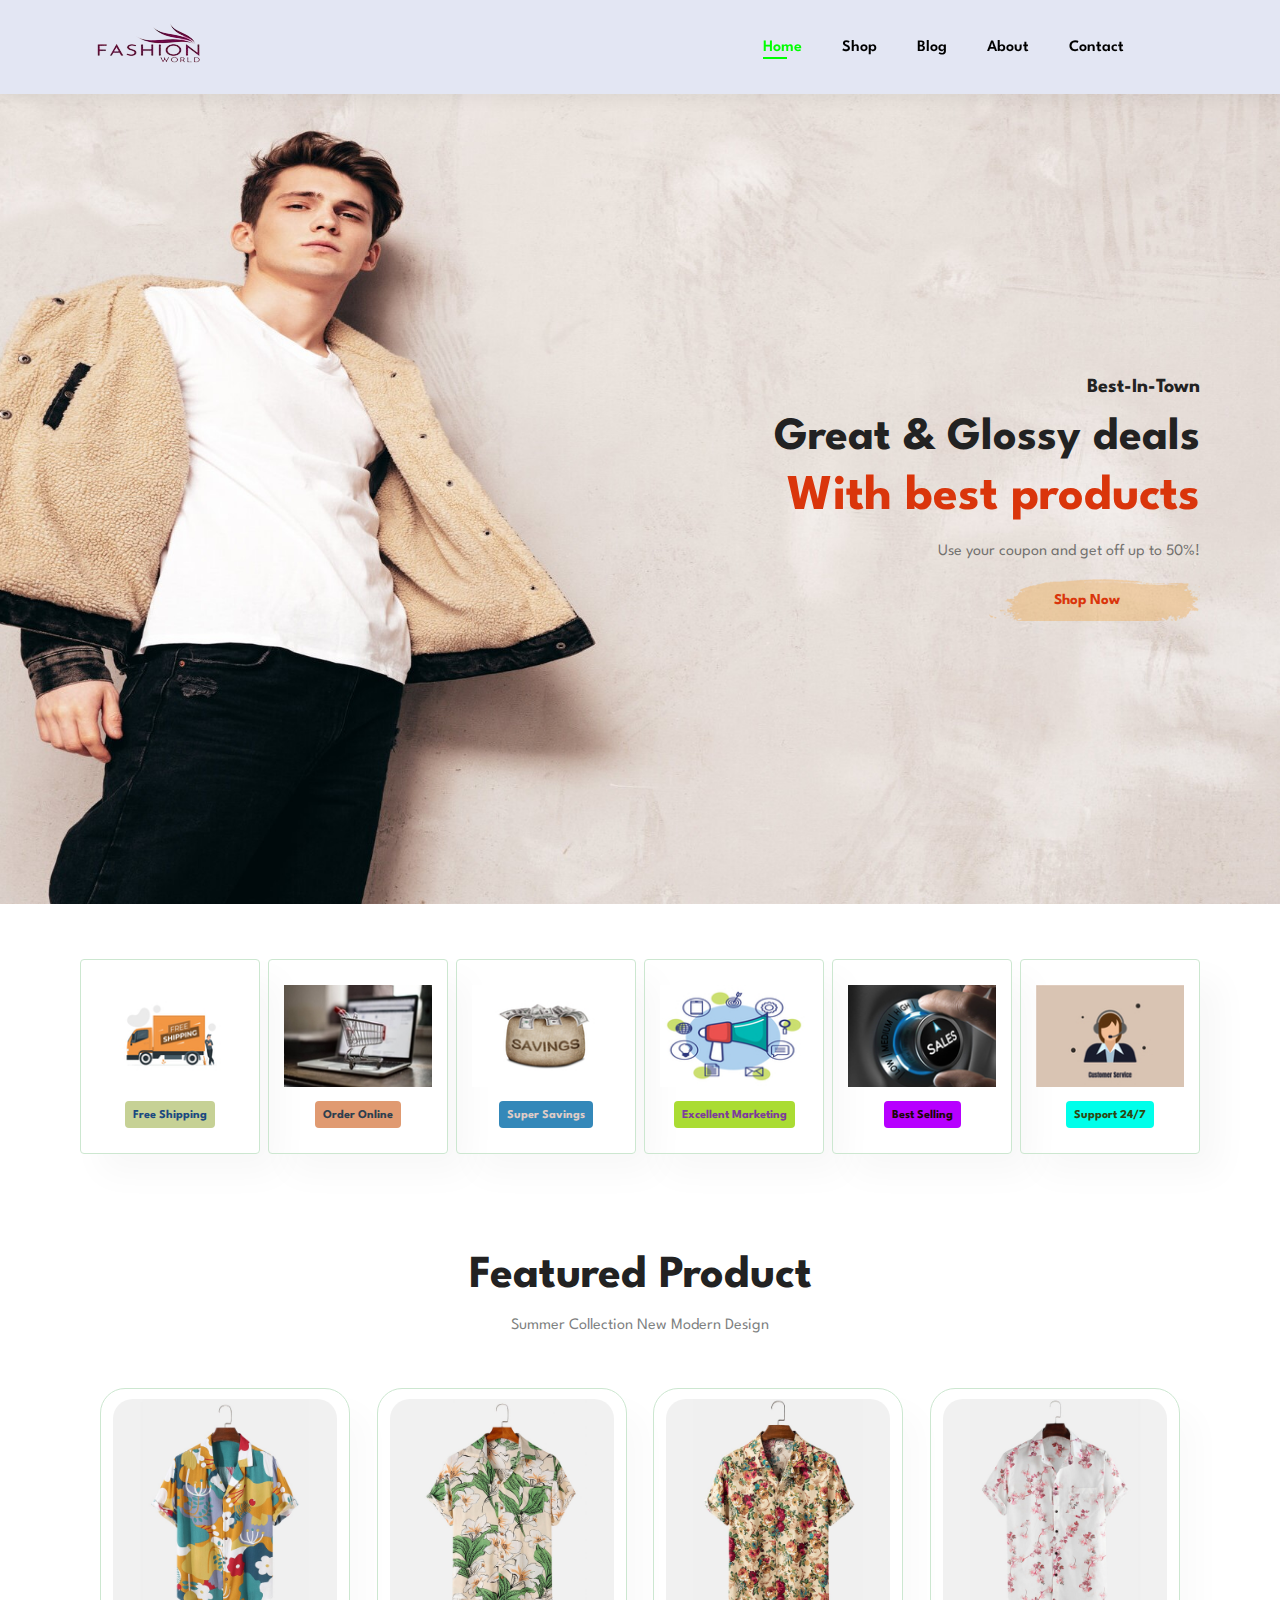
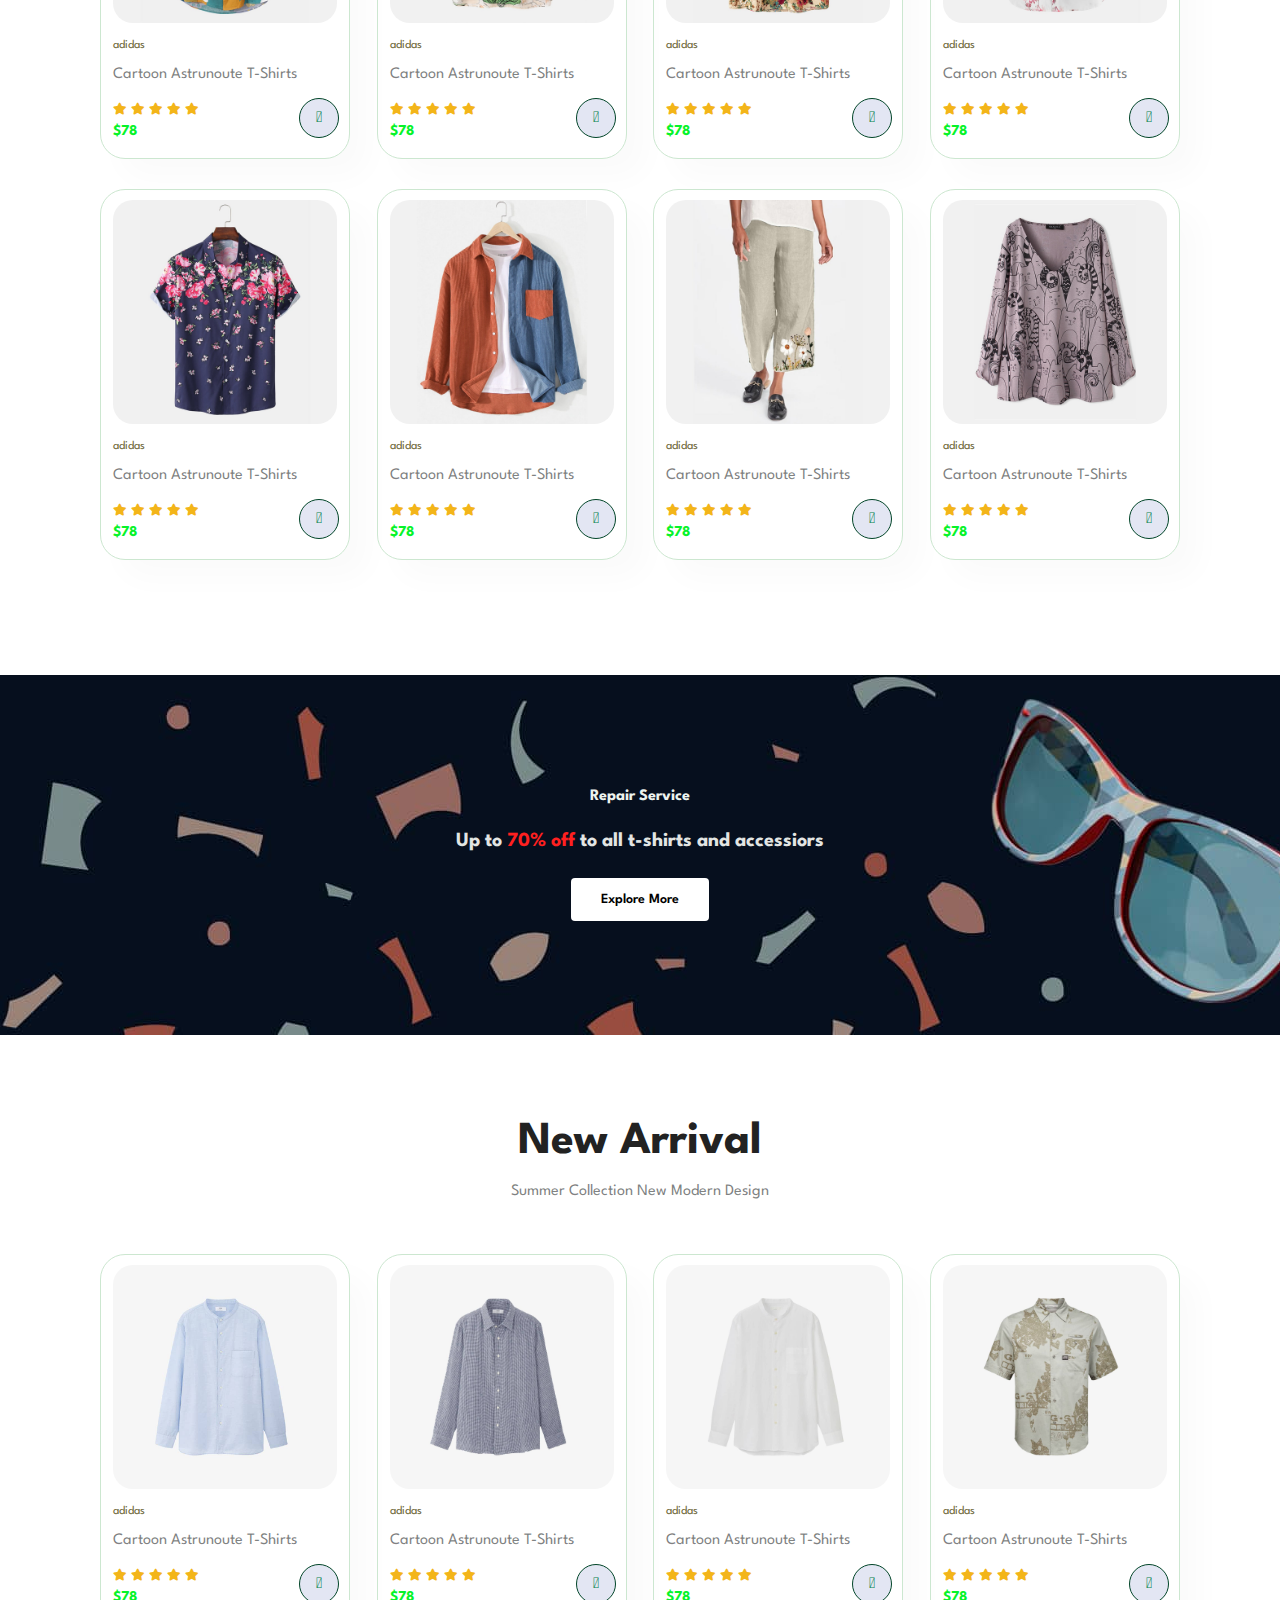
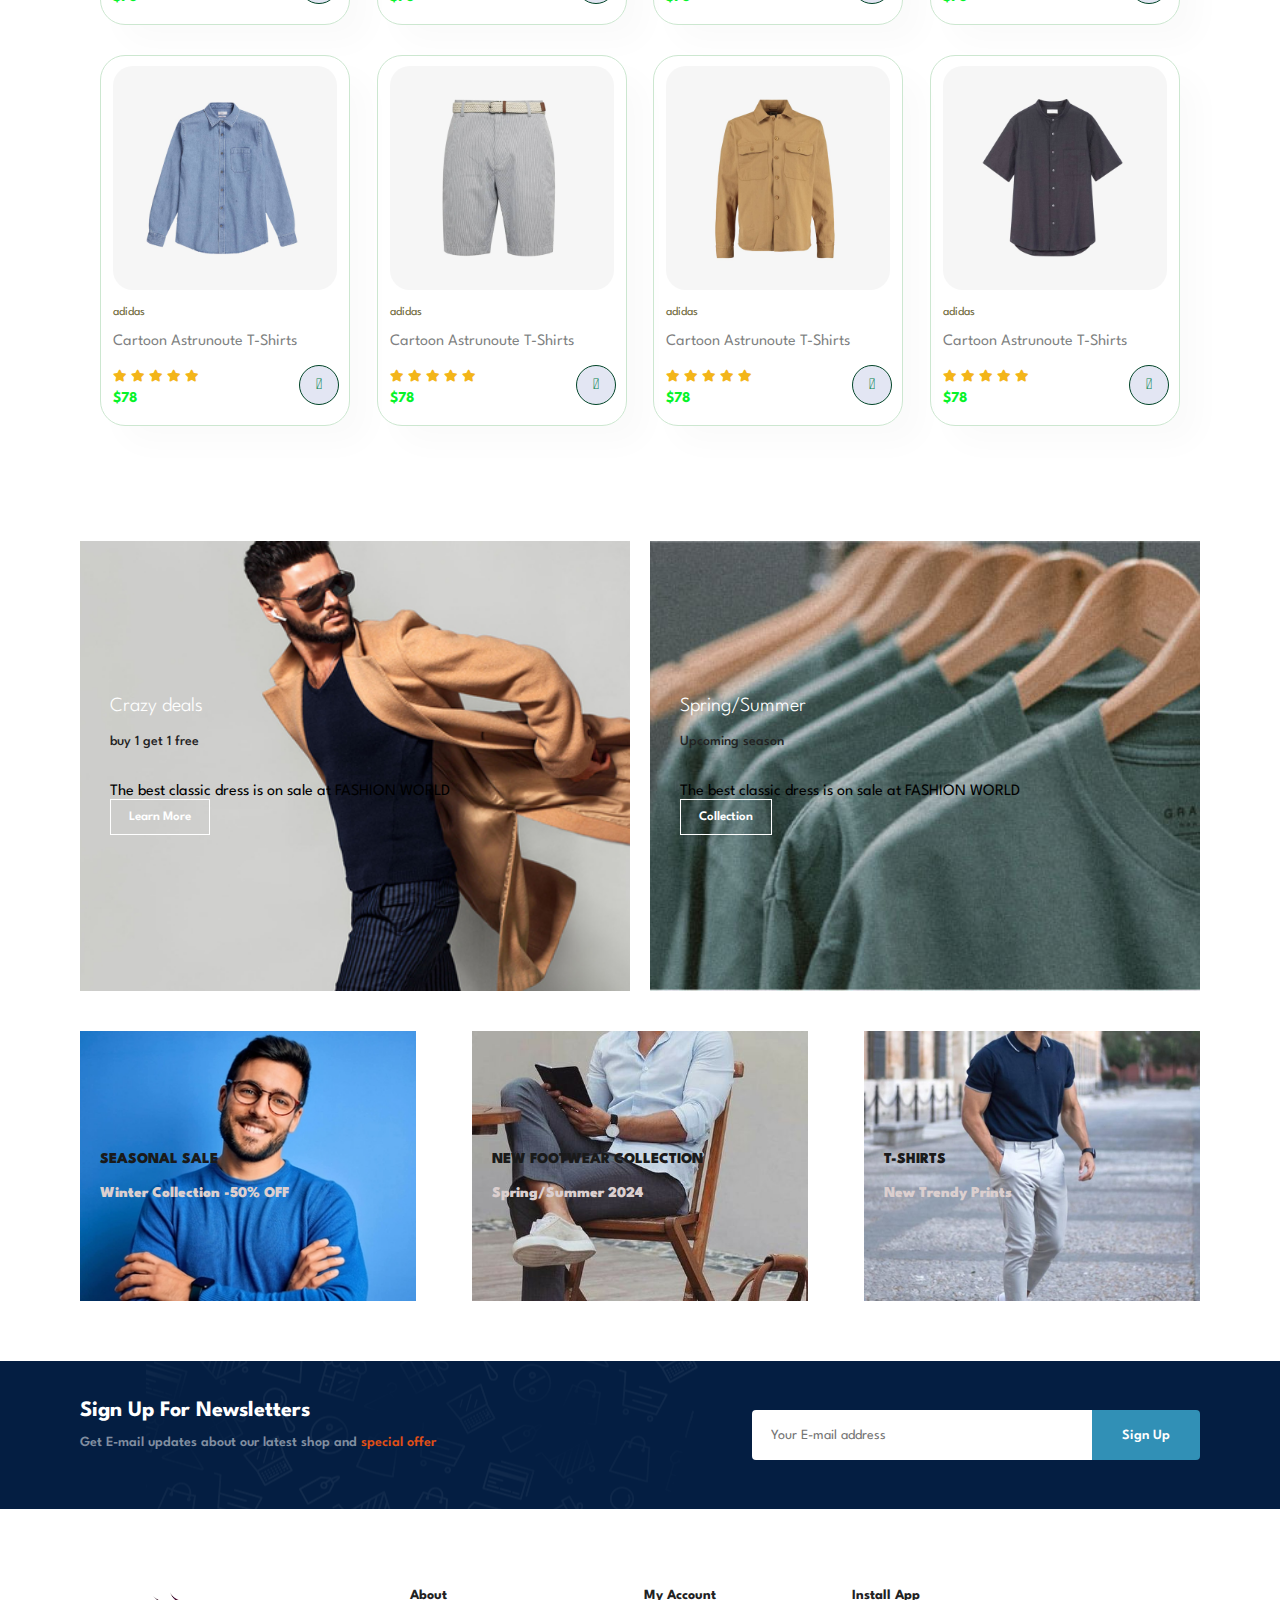
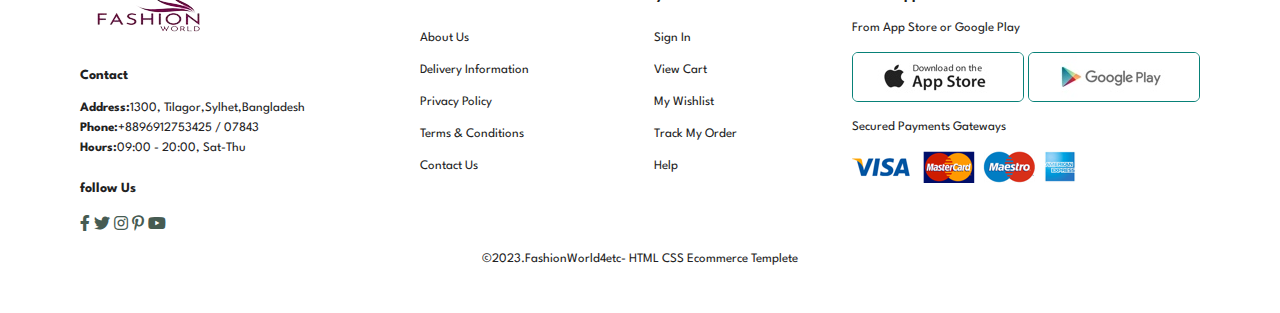
<file: index.html>
<!DOCTYPE html>
<html lang="en">

    <head>
        <meta charset="UTF-8">
        <meta http-equiv="X-UA-Compatible" content="IE=edge">
        <meta name="viewport" content="width=device-width, initial-scale=1.0">
        <title>FashionWorld</title>
        <!-- <link rel="stylesheet" href="https://use.fontawesome.com/releases/v5.15.4/css/all.css" /> -->

        <link rel="stylesheet" href="https://pro.fontawesome.com/releases/v5.10.0/css/all.css" />

        <link rel="stylesheet" href="style.css">
    </head>

    <body class="body1">

        <section id="header">
            <a herf="#"> <img src="img/logo.png" class="logo" alt=""> </a>
            <div>
                <ul id="navbar">
                    <li><a class="active" href="index.html">Home</a></li>
                    <li><a href="shop.html">Shop</a></li>
                    <li><a href="blog.html">Blog</a></li>
                    <li><a href="about.html">About</a></li>
                    <li><a href="contact.html">Contact</a></li>
                    <li><a href="cart.html"><i class="far fa-shopping-bag"></i></a></li>
                </ul>
            </div>
        
        </section>
        <section id="hero">
            <h4>Best-In-Town</h4>
            <h2>Great & Glossy deals</h2>
            <h1>With best products</h1>
            <p>Use your coupon and get off up to 50%! </p>
            <div onclick="window.location.href='shop.html';">
            <button>Shop Now</button>
            </div>
        </section>
        <section id="feature" class="section-p1">
            <div class="fe-box">
                <img src="img/features/f1.jpg" alt="">
                <h6>Free Shipping</h6>
            </div>
            <div class="fe-box">
                <img src="img/features/f2.jpg" alt="">
                <h6>Order Online</h6>
            </div>
            <div class="fe-box">
                <img src="img/features/f3.jpg" alt="">
                <h6>Super Savings</h6>
            </div>
            <div class="fe-box">
                <img src="img/features/f4.jpg" alt="">
                <h6>Excellent Marketing</h6>
            </div>
            <div class="fe-box">
                <img src="img/features/F5.jpg" alt="">
                <h6>Best Selling</h6>
            </div>
            <div class="fe-box">
                <img src="img/features/f6.jpg" alt="">
                <h6>Support 24/7</h6>
            </div>
        </section>
        <section id="product1" class="section-p1">
            <h2>Featured Product</h2>
            <p>Summer Collection New Modern Design</p>
            <div class="pro-container">
                <div class="pro">
                    <img src="img/products/f1.jpg" alt="">
                    <div class="des">
                        <span>adidas</span>
                        <p>Cartoon Astrunoute T-Shirts</p>
                        <div class="star">
                            <i class="fas fa-star"></i>
                            <i class="fas fa-star"></i>
                            <i class="fas fa-star"></i>
                            <i class="fas fa-star"></i>
                            <i class="fas fa-star"></i>
                        </div>
                        <h4>$78</h4>
                    </div>
                    <a href="#"><i class="fal fa-shopping-cart cart"></i></a>
                </div>
                <div class="pro">
                    <img src="img/products/f2.jpg" alt="">
                    <div class="des">
                        <span>adidas</span>
                        <p>Cartoon Astrunoute T-Shirts</p>
                        <div class="star">
                            <i class="fas fa-star"></i>
                            <i class="fas fa-star"></i>
                            <i class="fas fa-star"></i>
                            <i class="fas fa-star"></i>
                            <i class="fas fa-star"></i>
                        </div>
                        <h4>$78</h4>
                    </div>
                    <a href="#"><i class="fal fa-shopping-cart cart"></i></a>
                </div>
                <div class="pro">
                    <img src="img/products/f3.jpg" alt="">
                    <div class="des">
                        <span>adidas</span>
                        <p>Cartoon Astrunoute T-Shirts</p>
                        <div class="star">
                            <i class="fas fa-star"></i>
                            <i class="fas fa-star"></i>
                            <i class="fas fa-star"></i>
                            <i class="fas fa-star"></i>
                            <i class="fas fa-star"></i>
                        </div>
                        <h4>$78</h4>
                    </div>
                    <a href="#"><i class="fal fa-shopping-cart cart"></i></a>
                </div>
                <div class="pro">
                    <img src="img/products/f4.jpg" alt="">
                    <div class="des">
                        <span>adidas</span>
                        <p>Cartoon Astrunoute T-Shirts</p>
                        <div class="star">
                            <i class="fas fa-star"></i>
                            <i class="fas fa-star"></i>
                            <i class="fas fa-star"></i>
                            <i class="fas fa-star"></i>
                            <i class="fas fa-star"></i>
                        </div>
                        <h4>$78</h4>
                    </div>
                    <a href="#"><i class="fal fa-shopping-cart cart"></i></a>
                </div>
                <div class="pro">
                    <img src="img/products/f5.jpg" alt="">
                    <div class="des">
                        <span>adidas</span>
                        <p>Cartoon Astrunoute T-Shirts</p>
                        <div class="star">
                            <i class="fas fa-star"></i>
                            <i class="fas fa-star"></i>
                            <i class="fas fa-star"></i>
                            <i class="fas fa-star"></i>
                            <i class="fas fa-star"></i>
                        </div>
                        <h4>$78</h4>
                    </div>
                    <a href="#"><i class="fal fa-shopping-cart cart"></i></a>
                </div>
                <div class="pro">
                    <img src="img/products/f6.jpg" alt="">
                    <div class="des">
                        <span>adidas</span>
                        <p>Cartoon Astrunoute T-Shirts</p>
                        <div class="star">
                            <i class="fas fa-star"></i>
                            <i class="fas fa-star"></i>
                            <i class="fas fa-star"></i>
                            <i class="fas fa-star"></i>
                            <i class="fas fa-star"></i>
                        </div>
                        <h4>$78</h4>
                    </div>
                    <a href="#"><i class="fal fa-shopping-cart cart"></i></a>
                </div>
                <div class="pro">
                    <img src="img/products/f7.jpg" alt="">
                    <div class="des">
                        <span>adidas</span>
                        <p>Cartoon Astrunoute T-Shirts</p>
                        <div class="star">
                            <i class="fas fa-star"></i>
                            <i class="fas fa-star"></i>
                            <i class="fas fa-star"></i>
                            <i class="fas fa-star"></i>
                            <i class="fas fa-star"></i>
                        </div>
                        <h4>$78</h4>
                    </div>
                    <a href="#"><i class="fal fa-shopping-cart cart"></i></a>
                </div>
                <div class="pro">
                    <img src="img/products/f8.jpg" alt="">
                    <div class="des">
                        <span>adidas</span>
                        <p>Cartoon Astrunoute T-Shirts</p>
                        <div class="star">
                            <i class="fas fa-star"></i>
                            <i class="fas fa-star"></i>
                            <i class="fas fa-star"></i>
                            <i class="fas fa-star"></i>
                            <i class="fas fa-star"></i>
                        </div>
                        <h4>$78</h4>
                    </div>
                    <a href="#"><i class="fal fa-shopping-cart cart"></i></a>
                </div>
            </div>
        </section>
        <section id="banner" class="section-m1" >
            <h4>Repair Service </h4>
            <h2>Up to <span>70% off</span> to all t-shirts and accessiors</h2>
            <button class="normal">Explore More</button>
        </section>
        <section id="product1" class="section-p1">
            <h2>New Arrival</h2>
            <p>Summer Collection New Modern Design</p>
            <div class="pro-container">
                <div class="pro">
                    <img src="img/products/n1.jpg" alt="">
                    <div class="des">
                        <span>adidas</span>
                        <p>Cartoon Astrunoute T-Shirts</p>
                        <div class="star">
                            <i class="fas fa-star"></i>
                            <i class="fas fa-star"></i>
                            <i class="fas fa-star"></i>
                            <i class="fas fa-star"></i>
                            <i class="fas fa-star"></i>
                        </div>
                        <h4>$78</h4>
                    </div>
                    <a href="#"><i class="fal fa-shopping-cart cart"></i></a>
                </div>
                <div class="pro">
                    <img src="img/products/n2.jpg" alt="">
                    <div class="des">
                        <span>adidas</span>
                        <p>Cartoon Astrunoute T-Shirts</p>
                        <div class="star">
                            <i class="fas fa-star"></i>
                            <i class="fas fa-star"></i>
                            <i class="fas fa-star"></i>
                            <i class="fas fa-star"></i>
                            <i class="fas fa-star"></i>
                        </div>
                        <h4>$78</h4>
                    </div>
                    <a href="#"><i class="fal fa-shopping-cart cart"></i></a>
                </div>
                <div class="pro">
                    <img src="img/products/n3.jpg" alt="">
                    <div class="des">
                        <span>adidas</span>
                        <p>Cartoon Astrunoute T-Shirts</p>
                        <div class="star">
                            <i class="fas fa-star"></i>
                            <i class="fas fa-star"></i>
                            <i class="fas fa-star"></i>
                            <i class="fas fa-star"></i>
                            <i class="fas fa-star"></i>
                        </div>
                        <h4>$78</h4>
                    </div>
                    <a href="#"><i class="fal fa-shopping-cart cart"></i></a>
                </div>
                <div class="pro">
                    <img src="img/products/n4.jpg" alt="">
                    <div class="des">
                        <span>adidas</span>
                        <p>Cartoon Astrunoute T-Shirts</p>
                        <div class="star">
                            <i class="fas fa-star"></i>
                            <i class="fas fa-star"></i>
                            <i class="fas fa-star"></i>
                            <i class="fas fa-star"></i>
                            <i class="fas fa-star"></i>
                        </div>
                        <h4>$78</h4>
                    </div>
                    <a href="#"><i class="fal fa-shopping-cart cart"></i></a>
                </div>
                <div class="pro">
                    <img src="img/products/n5.jpg" alt="">
                    <div class="des">
                        <span>adidas</span>
                        <p>Cartoon Astrunoute T-Shirts</p>
                        <div class="star">
                            <i class="fas fa-star"></i>
                            <i class="fas fa-star"></i>
                            <i class="fas fa-star"></i>
                            <i class="fas fa-star"></i>
                            <i class="fas fa-star"></i>
                        </div>
                        <h4>$78</h4>
                    </div>
                    <a href="#"><i class="fal fa-shopping-cart cart"></i></a>
                </div>
                <div class="pro">
                    <img src="img/products/n6.jpg" alt="">
                    <div class="des">
                        <span>adidas</span>
                        <p>Cartoon Astrunoute T-Shirts</p>
                        <div class="star">
                            <i class="fas fa-star"></i>
                            <i class="fas fa-star"></i>
                            <i class="fas fa-star"></i>
                            <i class="fas fa-star"></i>
                            <i class="fas fa-star"></i>
                        </div>
                        <h4>$78</h4>
                    </div>
                    <a href="#"><i class="fal fa-shopping-cart cart"></i></a>
                </div>
                <div class="pro">
                    <img src="img/products/n7.jpg" alt="">
                    <div class="des">
                        <span>adidas</span>
                        <p>Cartoon Astrunoute T-Shirts</p>
                        <div class="star">
                            <i class="fas fa-star"></i>
                            <i class="fas fa-star"></i>
                            <i class="fas fa-star"></i>
                            <i class="fas fa-star"></i>
                            <i class="fas fa-star"></i>
                        </div>
                        <h4>$78</h4>
                    </div>
                    <a href="#"><i class="fal fa-shopping-cart cart"></i></a>
                </div>
                <div class="pro">
                    <img src="img/products/n8.jpg" alt="">
                    <div class="des">
                        <span>adidas</span>
                        <p>Cartoon Astrunoute T-Shirts</p>
                        <div class="star">
                            <i class="fas fa-star"></i>
                            <i class="fas fa-star"></i>
                            <i class="fas fa-star"></i>
                            <i class="fas fa-star"></i>
                            <i class="fas fa-star"></i>
                        </div>
                        <h4>$78</h4>
                    </div>
                    <a href="#"><i class="fal fa-shopping-cart cart"></i></a>
                </div>
            </div>
        </section>
        <section id="sm-banner" class="section-p1">
            <div class="banner-box">
                <h4>Crazy deals</h4>
                <h2>buy 1 get 1 free</h2>
                <span>The best classic dress is on sale at FASHION WORLD</span>
                <button class="white">Learn More</button>
            </div>
            <div class="banner-box banner-box2">
                <h4>Spring/Summer</h4>
                <h2>Upcoming season</h2>
                <span>The best classic dress is on sale at FASHION WORLD</span>
                <button class="white">Collection</button>
            </div>
        </section>

        <section id="banner3">
            <div class="banner-box">
                <h2>SEASONAL SALE</h2>
                <h3>Winter Collection -50% OFF</h3>
            </div>
            <div class="banner-box banner-box2">
                <h2>NEW FOOTWEAR COLLECTION</h2>
                <h3>Spring/Summer 2024</h3>
            </div>
            <div class="banner-box banner-box3">
                <h2>T-SHIRTS</h2>
                <h3>New Trendy Prints</h3>
            </div>

        </section>


        <section id="newsletter" class="section-p1 section-m1">
            <div class="newstext">
                <h4>Sign Up For Newsletters</h4>
                <p>Get E-mail updates about our latest shop and <span>special offer</span></p>
             </div>
             <div class="form">
                <input type="text" placeholder="Your E-mail address ">
                <button class="normal">Sign Up</button>
             </div>
        </section>

        <footer class="section-p1">
            <div class="col">
                <img class="logo" src="img/logo.png" alt="">
                <h4>Contact</h4>
                <p><strong>Address:</strong>1300, Tilagor,Sylhet,Bangladesh</p>
                <p><strong>Phone:</strong>+8896912753425 / 07843</p> 
                <p><strong>Hours:</strong>09:00 - 20:00, Sat-Thu</p>
                <div class="follow">
                    <h4>follow Us</h4>
                    <div class="icon">
                        <i class="fab fa-facebook-f"></i>
                        <i class="fab fa-twitter"></i>
                        <i class="fab fa-instagram"></i>
                        <i class="fab fa-pinterest-p"></i>
                        <i class="fab fa-youtube"></i>
                    </div>
                </div>

            </div>
            <div class="col">
                <h4>About</h4>
                <a href="about.html">About Us</a>
                <a href="#">Delivery Information</a>
                <a href="#">Privacy Policy</a>
                <a href="#">Terms & Conditions</a>
                <a href="contact.html">Contact Us</a>

            </div>
            <div class="col">
                <h4>My Account</h4>
                <a href="signin.html">Sign In</a>
                <a href="cart.html">View Cart</a>
                <a href="#">My Wishlist</a>
                <a href="#">Track My Order</a>
                <a href="#">Help</a>

            </div>
            <div class="col install">
                <h4>Install App</h4>
                <p>From App Store or Google Play</p>
            <div class="row">
                <img src="img/pay/app.jpg" alt="">
                <img src="img/pay/play.jpg" alt="">
            </div>
            <p>Secured Payments Gateways</p>    
            <img src="img/pay/pay.png">
            </div>

            <div class="copyright">
                <p>©2023.FashionWorld4etc- HTML CSS Ecommerce Templete</p>
            </div>
        </footer>

        <script src="script.js"></script>
    </body>

</html>
</file>
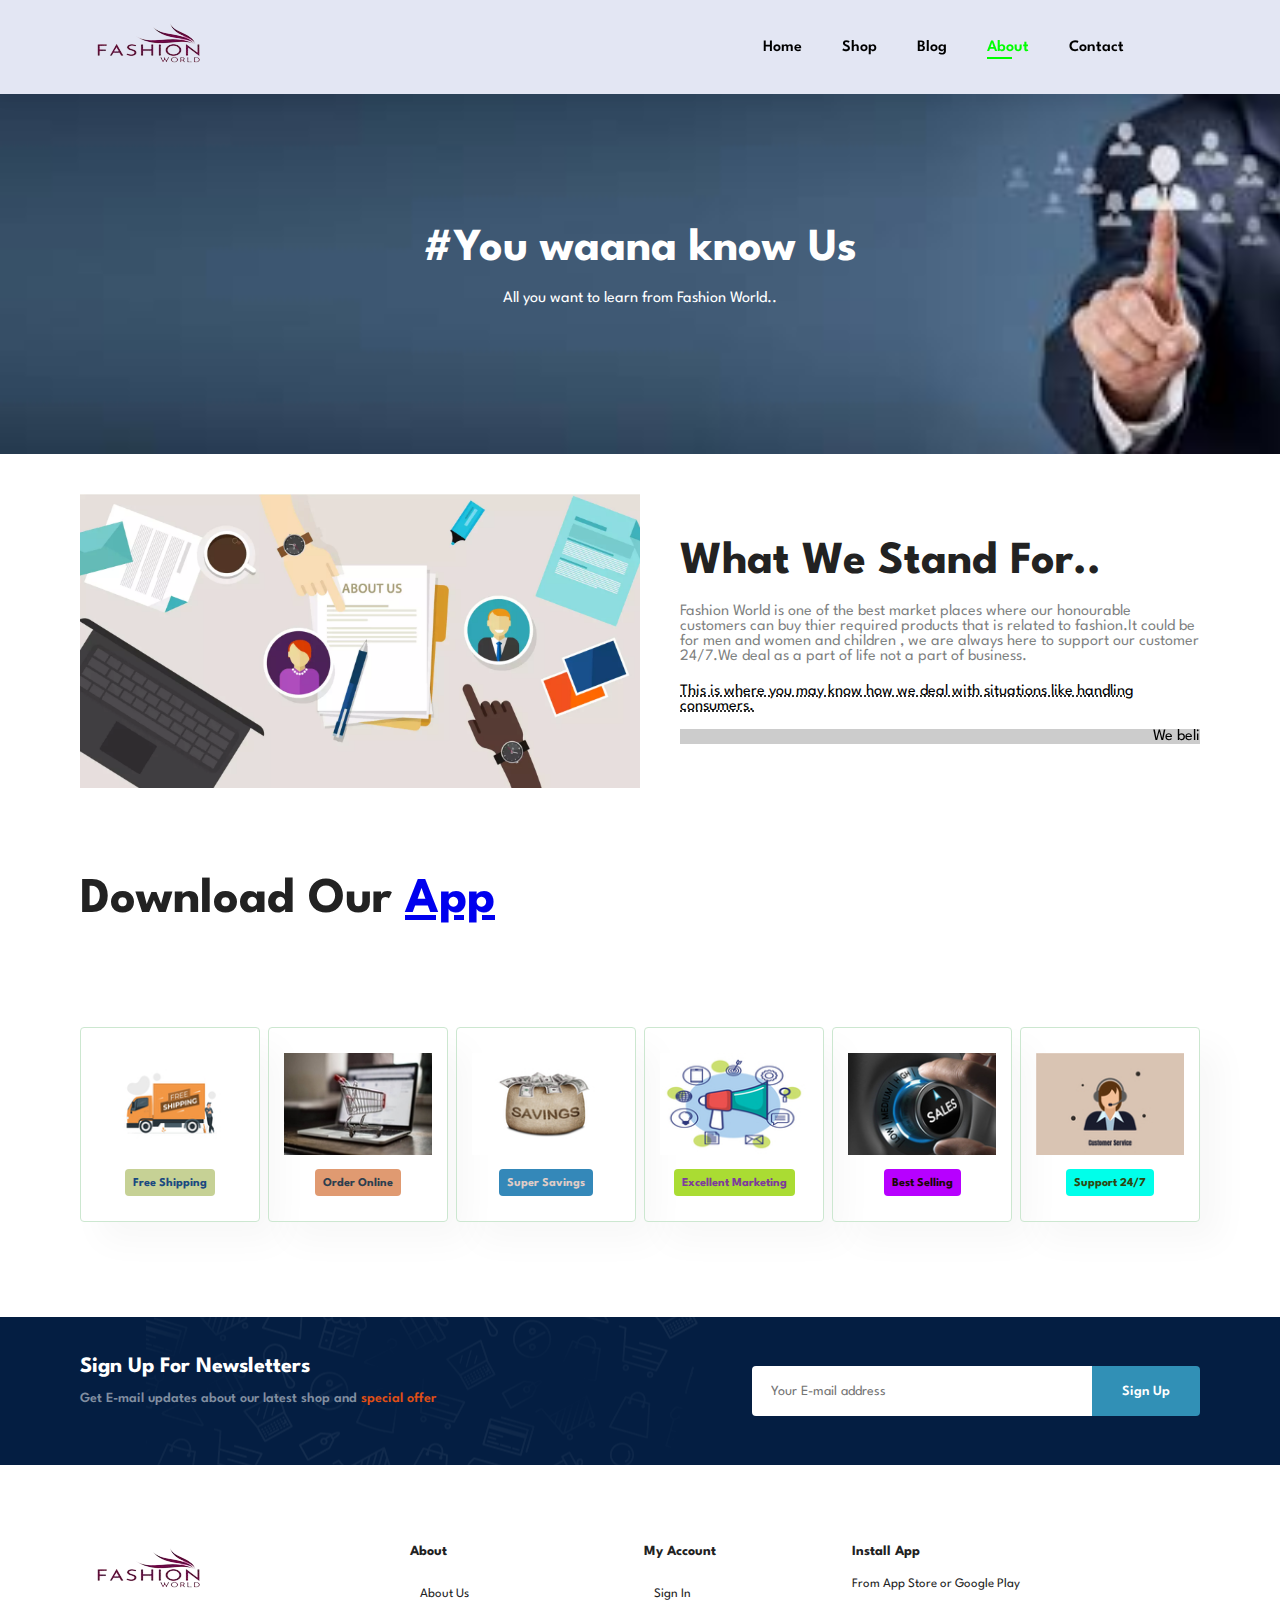
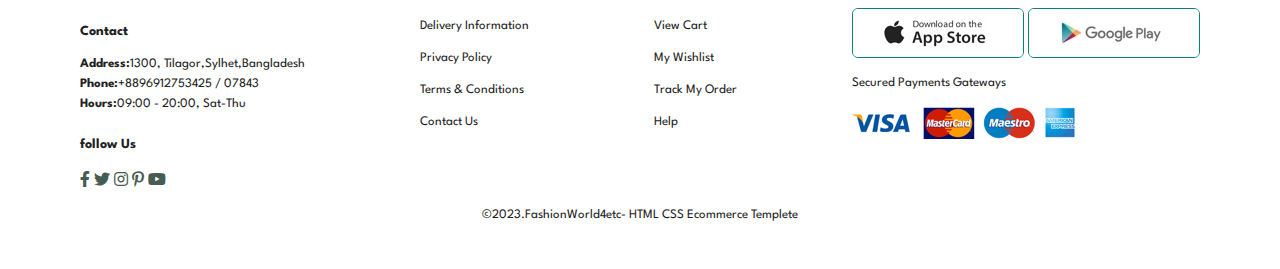
<file: about.html>
<!DOCTYPE html>
<html lang="en">

    <head>
        <meta charset="UTF-8">
        <meta http-equiv="X-UA-Compatible" content="IE=edge">
        <meta name="viewport" content="width=device-width, initial-scale=1.0">
        <title>FashionWorld</title>
        <!-- <link rel="stylesheet" href="https://use.fontawesome.com/releases/v5.15.4/css/all.css" /> -->

        <link rel="stylesheet" href="https://pro.fontawesome.com/releases/v5.10.0/css/all.css" />

        <link rel="stylesheet" href="style.css">
    </head>

    <body class="body1">

        <section id="header">
            <a herf="#"> <img src="img/logo.png" class="logo" alt=""> </a>
            <div>
                <ul id="navbar">
                    <li><a href="index.html">Home</a></li>
                    <li><a href="shop.html">Shop</a></li>
                    <li><a href="blog.html">Blog</a></li>
                    <li><a class="active" href="about.html">About</a></li>
                    <li><a href="contact.html">Contact</a></li>
                    <li><a href="cart.html"><i class="far fa-shopping-bag"></i></a></li>
                </ul>
            </div>
        
        </section>

        <section id="page-header" class="about-header">
          <h2>#You waana know Us</h2>
          <p>All you want to learn from Fashion World..</p>
          
        </section>
        
        <section id="about-head" class="section-p1">
            <img src="img/about/a6.webp" alt="">
            <div>
                <h2>What We Stand For..</h2>
                <p>
                    Fashion World is one of the best market places where our 
                    honourable customers can buy thier required products that 
                    is related to fashion.It could be for men and women and children
                    , we are always here to support our customer 24/7.We deal as a part 
                    of life not a part of business.
                </p>

                <abbr title="">This is where you may know how we deal with 
                    situations like handling consumers.
                </abbr>

                <br><br>

                <marquee bgcolor="#ccc" loop="'-1" scrollamount="5" width="100%">We believe in ourselves that we try our level best 
                    to provide the best services to our valued customers.
                </marquee>
            </div>
        </section>

        <section id="about-app" class="section-p1">
            <h1>Download Our <a href="https://play.google.com/store/search?q=daraz&c=apps&hl=en&gl=US">App</a></h1>

        </section>

        <section id="feature" class="section-p1">
            <div class="fe-box">
                <img src="img/features/f1.jpg" alt="">
                <h6>Free Shipping</h6>
            </div>
            <div class="fe-box">
                <img src="img/features/f2.jpg" alt="">
                <h6>Order Online</h6>
            </div>
            <div class="fe-box">
                <img src="img/features/f3.jpg" alt="">
                <h6>Super Savings</h6>
            </div>
            <div class="fe-box">
                <img src="img/features/f4.jpg" alt="">
                <h6>Excellent Marketing</h6>
            </div>
            <div class="fe-box">
                <img src="img/features/F5.jpg" alt="">
                <h6>Best Selling</h6>
            </div>
            <div class="fe-box">
                <img src="img/features/f6.jpg" alt="">
                <h6>Support 24/7</h6>
            </div>
        </section>
        <section id="newsletter" class="section-p1 section-m1">
            <div class="newstext">
                <h4>Sign Up For Newsletters</h4>
                <p>Get E-mail updates about our latest shop and <span>special offer</span></p>
             </div>
             <div class="form">
                <input type="text" placeholder="Your E-mail address ">
                <button class="normal">Sign Up</button>
             </div>
        </section>

        <footer class="section-p1">
            <div class="col">
                <img class="logo" src="img/logo.png" alt="">
                <h4>Contact</h4>
                <p><strong>Address:</strong>1300, Tilagor,Sylhet,Bangladesh</p>
                <p><strong>Phone:</strong>+8896912753425 / 07843</p> 
                <p><strong>Hours:</strong>09:00 - 20:00, Sat-Thu</p>
                <div class="follow">
                    <h4>follow Us</h4>
                    <div class="icon">
                        <i class="fab fa-facebook-f"></i>
                        <i class="fab fa-twitter"></i>
                        <i class="fab fa-instagram"></i>
                        <i class="fab fa-pinterest-p"></i>
                        <i class="fab fa-youtube"></i>
                    </div>
                </div>

            </div>
            <div class="col">
                <h4>About</h4>
                <a href="about.html">About Us</a>
                <a href="#">Delivery Information</a>
                <a href="#">Privacy Policy</a>
                <a href="#">Terms & Conditions</a>
                <a href="contact.html">Contact Us</a>

            </div>
            <div class="col">
                <h4>My Account</h4>
                <a href="signin.html">Sign In</a>
                <a href="cart.html">View Cart</a>
                <a href="#">My Wishlist</a>
                <a href="#">Track My Order</a>
                <a href="#">Help</a>

            </div>
            <div class="col install">
                <h4>Install App</h4>
                <p>From App Store or Google Play</p>
            <div class="row">
                <img src="img/pay/app.jpg" alt="">
                <img src="img/pay/play.jpg" alt="">
            </div>
            <p>Secured Payments Gateways</p>    
            <img src="img/pay/pay.png">
            </div>

            <div class="copyright">
                <p>©2023.FashionWorld4etc- HTML CSS Ecommerce Templete</p>
            </div>
        </footer>

        <script src="script.js"></script>
    </body>

</html>
</file>
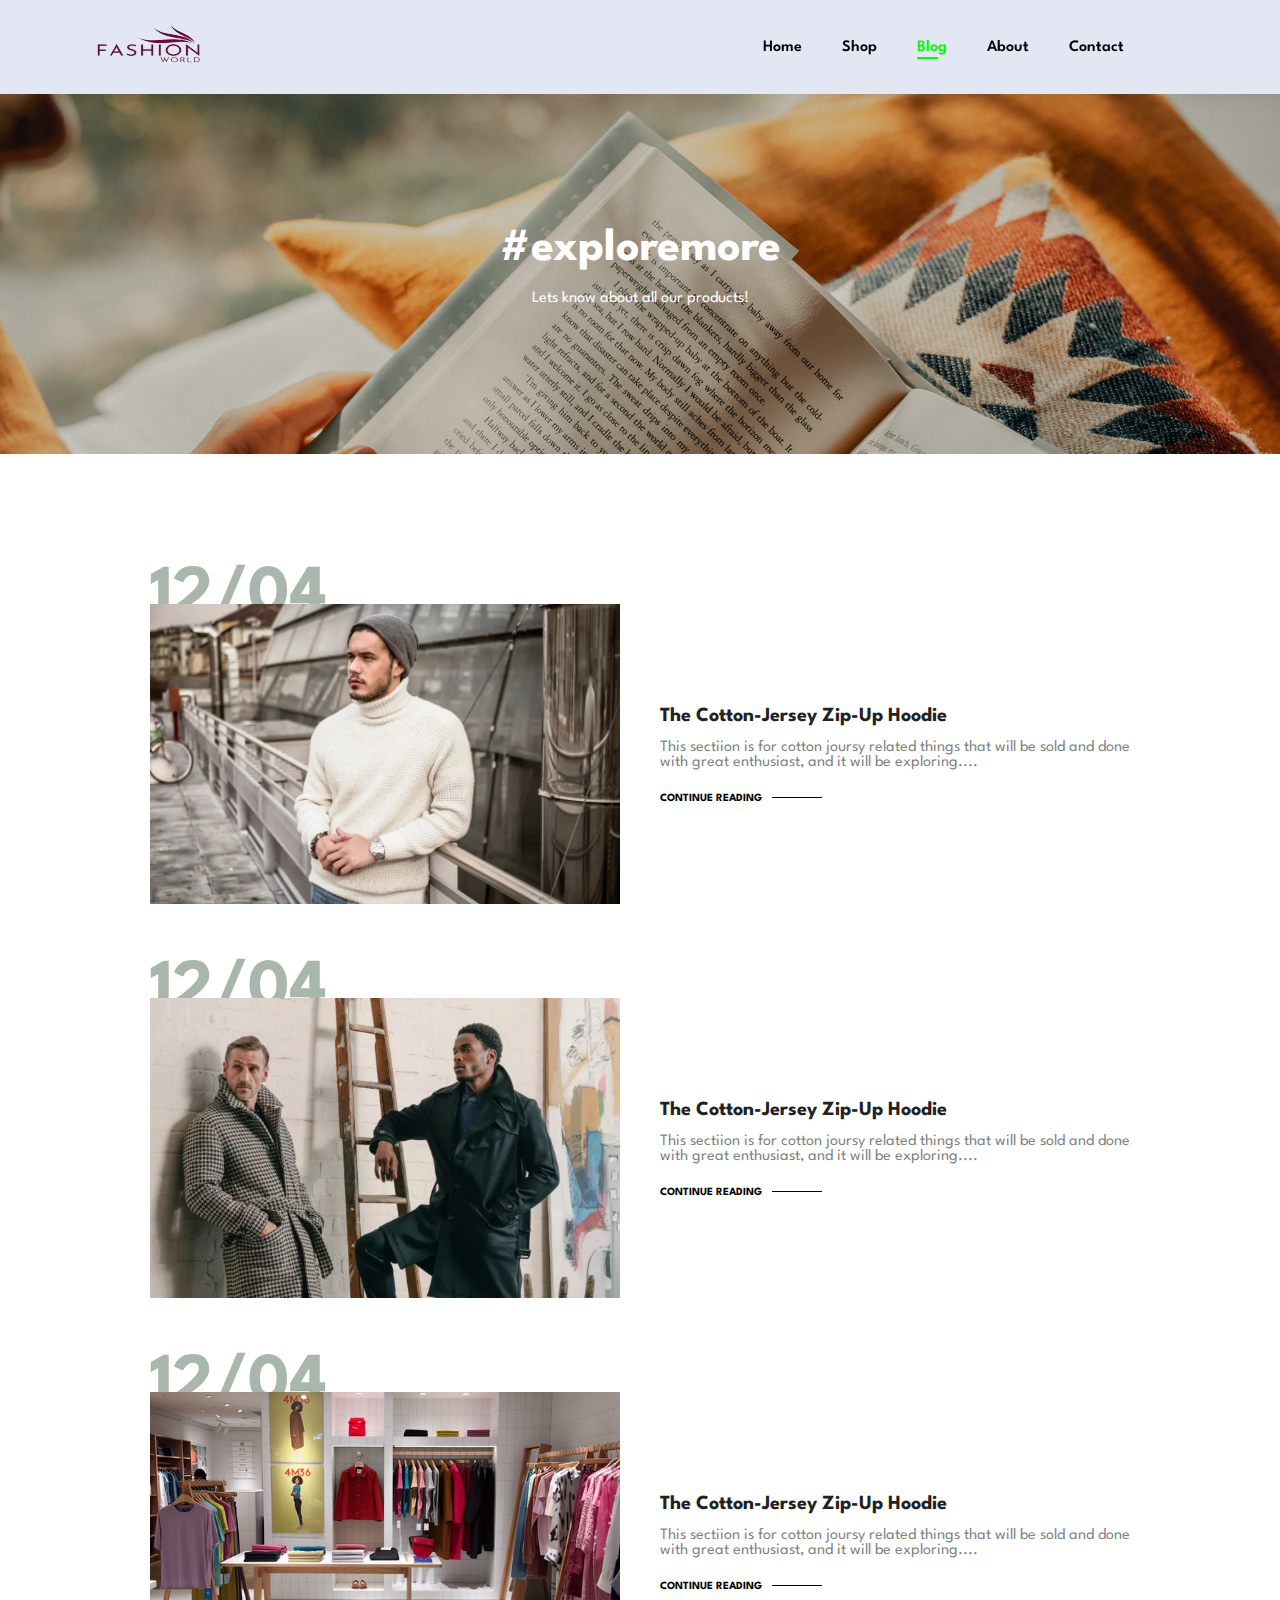
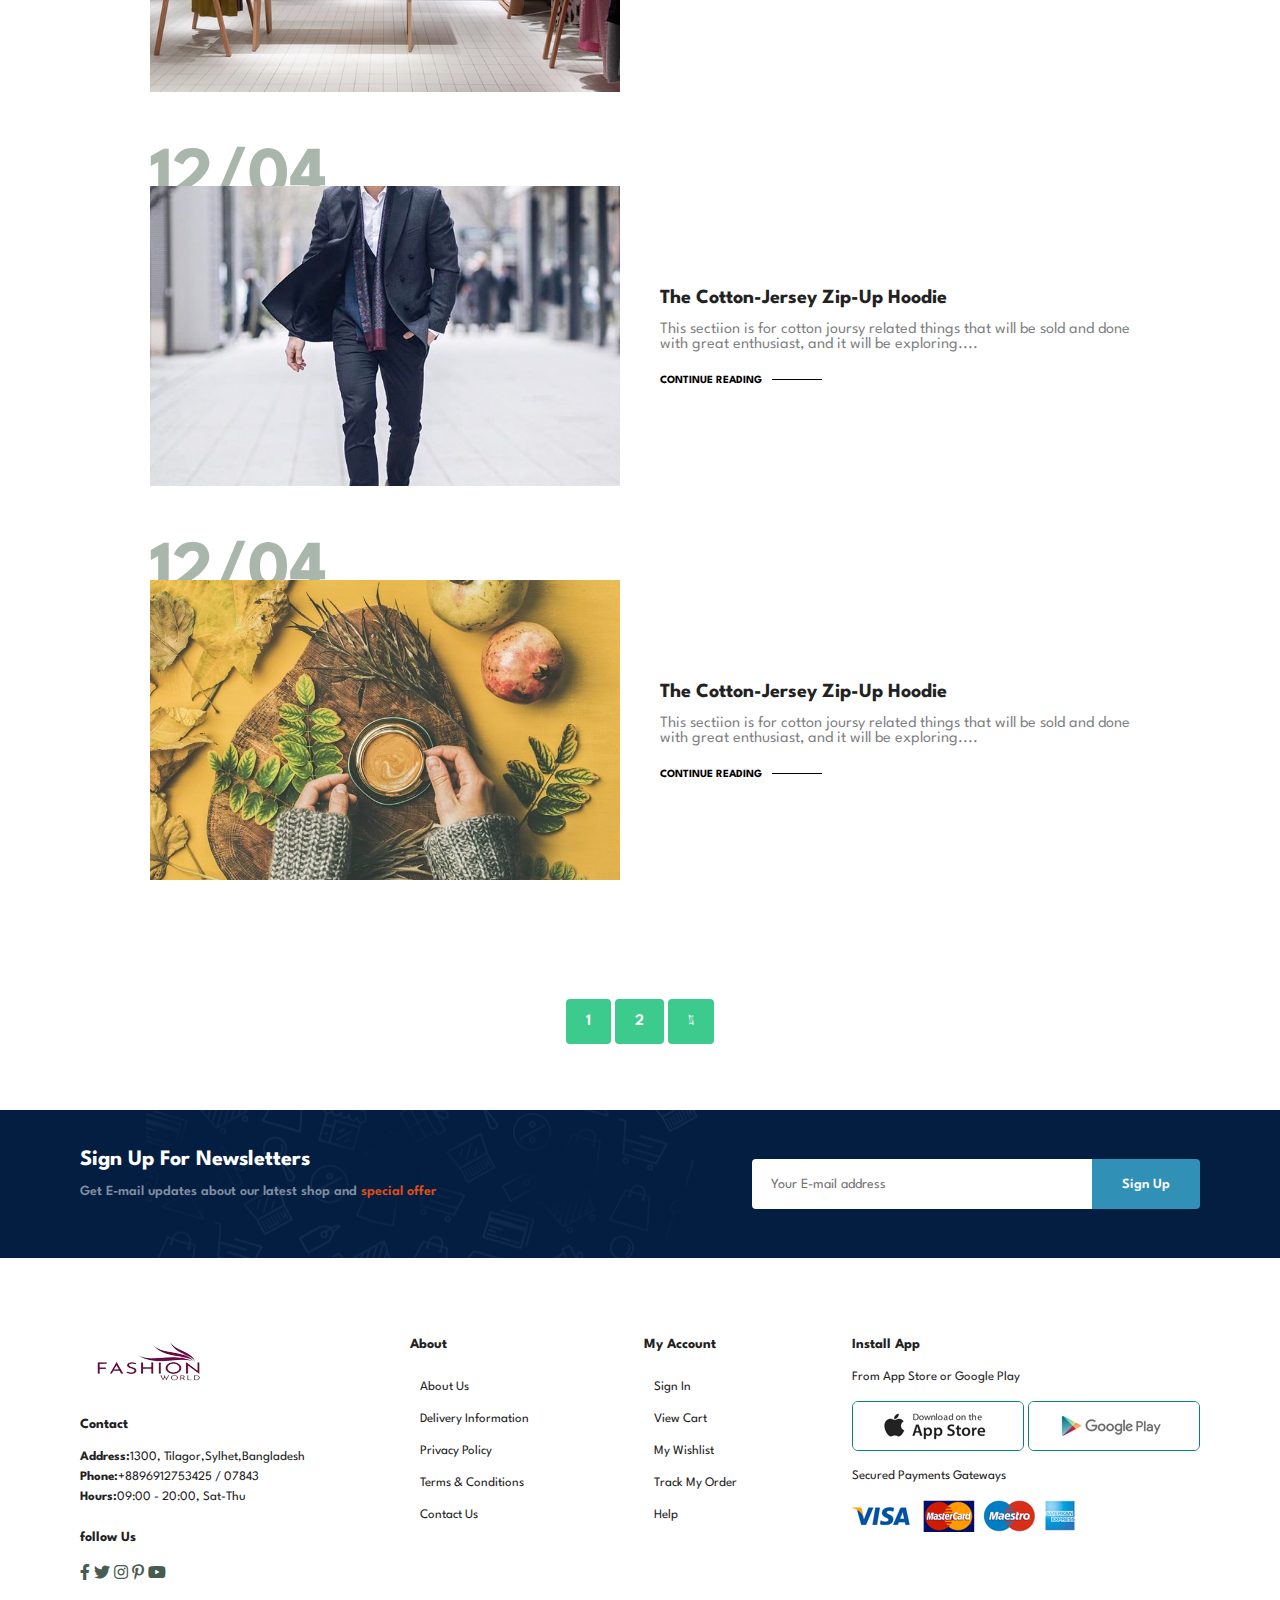
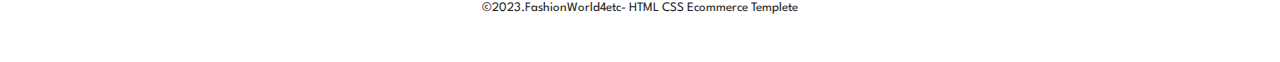
<file: blog.html>
<!DOCTYPE html>
<html lang="en">

    <head>
        <meta charset="UTF-8">
        <meta http-equiv="X-UA-Compatible" content="IE=edge">
        <meta name="viewport" content="width=device-width, initial-scale=1.0">
        <title>FashionWorld</title>
        <!-- <link rel="stylesheet" href="https://use.fontawesome.com/releases/v5.15.4/css/all.css" /> -->

        <link rel="stylesheet" href="https://pro.fontawesome.com/releases/v5.10.0/css/all.css" />

        <link rel="stylesheet" href="style.css">
    </head>

    <body class="body1">

        <section id="header">
            <a herf="#"> <img src="img/logo.png" class="logo" alt=""> </a>
            <div>
                <ul id="navbar">
                    <li><a href="index.html">Home</a></li>
                    <li><a href="shop.html">Shop</a></li>
                    <li><a class="active" href="blog.html">Blog</a></li>
                    <li><a href="about.html">About</a></li>
                    <li><a href="contact.html">Contact</a></li>
                    <li><a href="cart.html"><i class="far fa-shopping-bag"></i></a></li>
                </ul>
            </div>
        
        </section>

        <section id="page-header" class="blog-header">
          <h2>#exploremore</h2>
          <p>Lets know about all our products!</p>
          
        </section>

        <section id="blog">
            <div class="blog-box">
                <div class="blog-img">
                    <img src="img/blog/b1.webp" alt="">
                </div>
            <div class="blog-details">
                <h4>The Cotton-Jersey Zip-Up Hoodie</h4>
                <p>This sectiion is for cotton joursy 
                related things that will be sold and done
                 with great enthusiast, and it will be exploring....</p>
                 <a href="#">CONTINUE READING</a>
            </div>
            <h1>12/04</h1>
        </div>
        <div class="blog-box">
            <div class="blog-img">
                <img src="img/blog/b2.webp" alt="">
            </div>
        <div class="blog-details">
            <h4>The Cotton-Jersey Zip-Up Hoodie</h4>
            <p>This sectiion is for cotton joursy 
            related things that will be sold and done
             with great enthusiast, and it will be exploring....</p>
             <a href="#">CONTINUE READING</a>
        </div>
        <h1>12/04</h1>
    </div>
    <div class="blog-box">
        <div class="blog-img">
            <img src="img/blog/b3.jpg" alt="">
        </div>
    <div class="blog-details">
        <h4>The Cotton-Jersey Zip-Up Hoodie</h4>
        <p>This sectiion is for cotton joursy 
        related things that will be sold and done
         with great enthusiast, and it will be exploring....</p>
         <a href="#">CONTINUE READING</a>
    </div>
    <h1>12/04</h1>
</div>
<div class="blog-box">
    <div class="blog-img">
        <img src="img/blog/b4.jpg" alt="">
    </div>
<div class="blog-details">
    <h4>The Cotton-Jersey Zip-Up Hoodie</h4>
    <p>This sectiion is for cotton joursy 
    related things that will be sold and done
     with great enthusiast, and it will be exploring....</p>
     <a href="#">CONTINUE READING</a>
</div>
<h1>12/04</h1>
</div>
<div class="blog-box">
    <div class="blog-img">
        <img src="img/blog/b6.jpg" alt="">
    </div>
<div class="blog-details">
    <h4>The Cotton-Jersey Zip-Up Hoodie</h4>
    <p>This sectiion is for cotton joursy 
    related things that will be sold and done
     with great enthusiast, and it will be exploring....</p>
     <a href="#">CONTINUE READING</a>
</div>
<h1>12/04</h1>
</div>
        </section>
        <section id="pagination" class="section-p1">
            <a href="#">1</a> 
            <a href="#">2</a>
            <a href="#"><i class="fal fa-long-arrow-alt-right"></i></a>
        </section>

        <section id="newsletter" class="section-p1 section-m1">
            <div class="newstext">
                <h4>Sign Up For Newsletters</h4>
                <p>Get E-mail updates about our latest shop and <span>special offer</span></p>
             </div>
             <div class="form">
                <input type="text" placeholder="Your E-mail address ">
                <button class="normal">Sign Up</button>
             </div>
        </section>

        <footer class="section-p1">
            <div class="col">
                <img class="logo" src="img/logo.png" alt="">
                <h4>Contact</h4>
                <p><strong>Address:</strong>1300, Tilagor,Sylhet,Bangladesh</p>
                <p><strong>Phone:</strong>+8896912753425 / 07843</p> 
                <p><strong>Hours:</strong>09:00 - 20:00, Sat-Thu</p>
                <div class="follow">
                    <h4>follow Us</h4>
                    <div class="icon">
                        <i class="fab fa-facebook-f"></i>
                        <i class="fab fa-twitter"></i>
                        <i class="fab fa-instagram"></i>
                        <i class="fab fa-pinterest-p"></i>
                        <i class="fab fa-youtube"></i>
                    </div>
                </div>

            </div>
            <div class="col">
                <h4>About</h4>
                <a href="about.html">About Us</a>
                <a href="#">Delivery Information</a>
                <a href="#">Privacy Policy</a>
                <a href="#">Terms & Conditions</a>
                <a href="contact.html">Contact Us</a>

            </div>
            <div class="col">
                <h4>My Account</h4>
                <a href="signin.html">Sign In</a>
                <a href="cart.html">View Cart</a>
                <a href="#">My Wishlist</a>
                <a href="#">Track My Order</a>
                <a href="#">Help</a>

            </div>
            <div class="col install">
                <h4>Install App</h4>
                <p>From App Store or Google Play</p>
            <div class="row">
                <img src="img/pay/app.jpg" alt="">
                <img src="img/pay/play.jpg" alt="">
            </div>
            <p>Secured Payments Gateways</p>    
            <img src="img/pay/pay.png">
            </div>

            <div class="copyright">
                <p>©2023.FashionWorld4etc- HTML CSS Ecommerce Templete</p>
            </div>
        </footer>

        <script src="script.js"></script>
    </body>

</html>
</file>
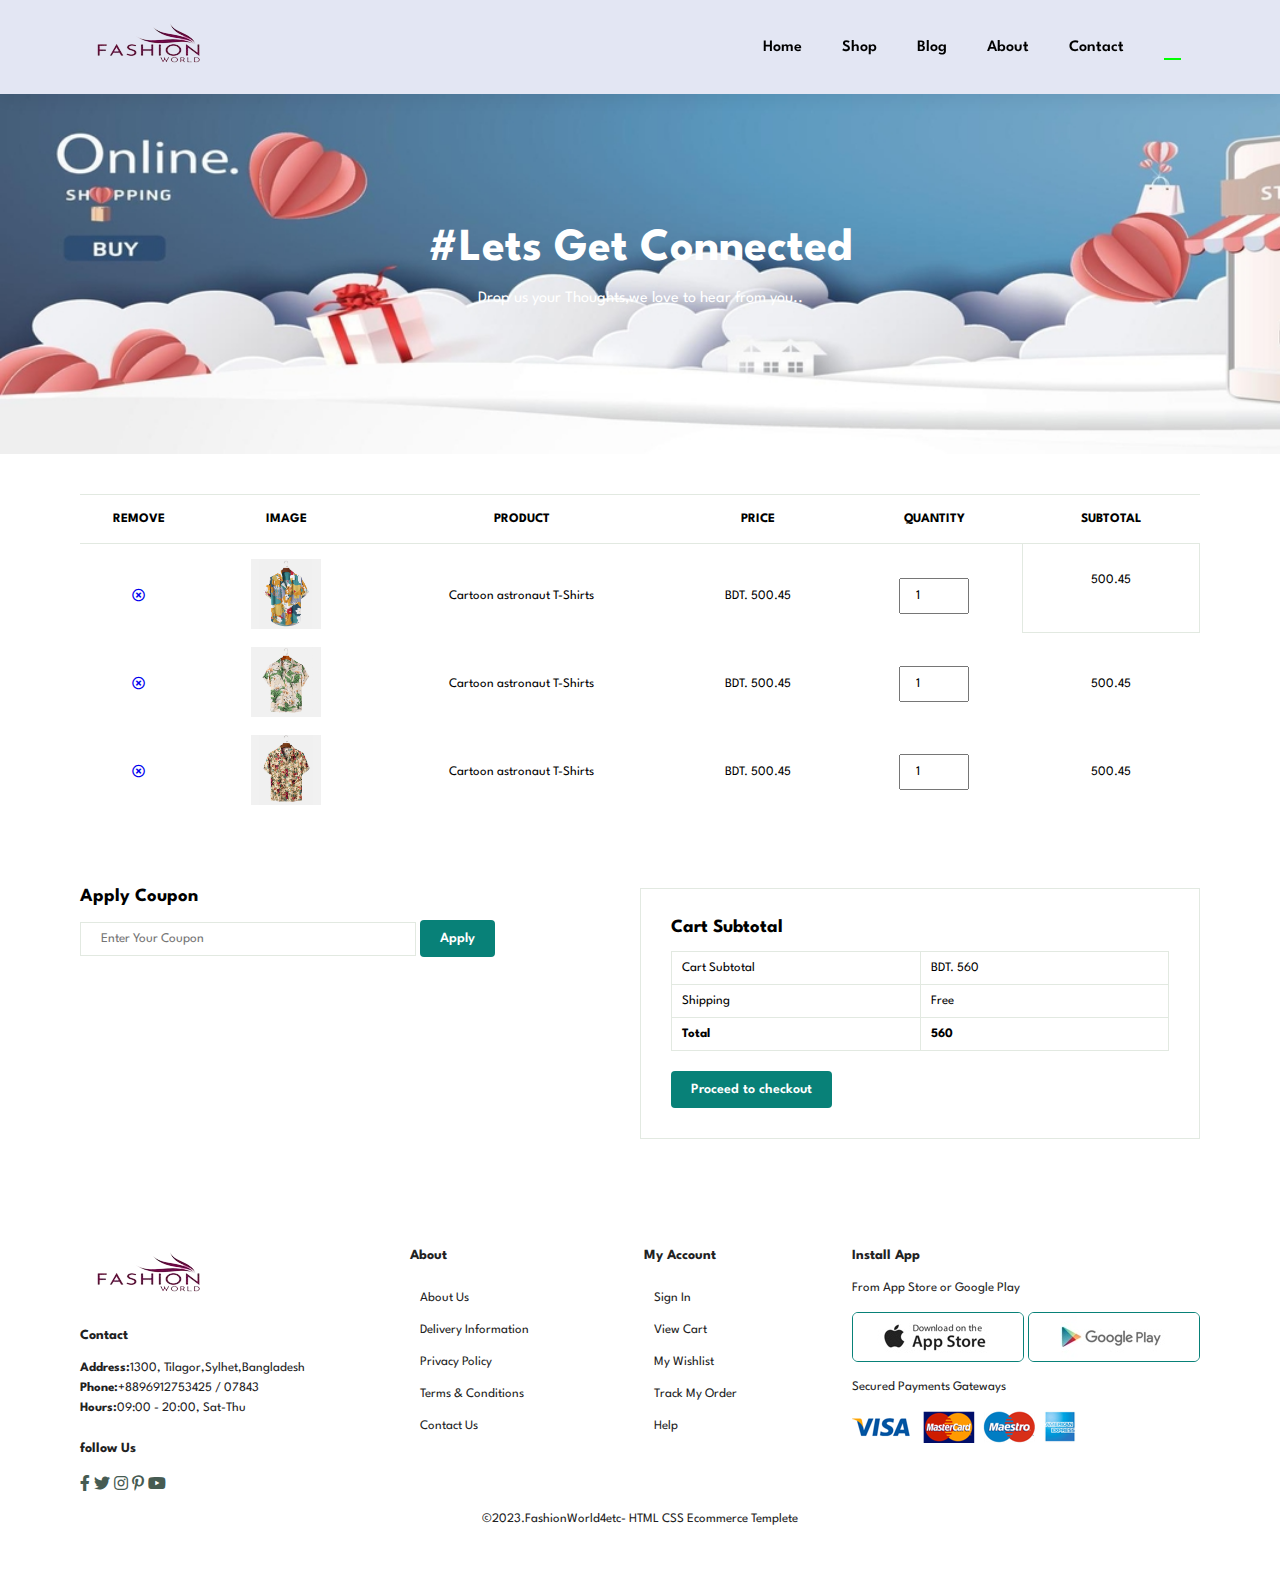
<file: cart.html>
<!DOCTYPE html>
<html lang="en">

    <head>
        <meta charset="UTF-8">
        <meta http-equiv="X-UA-Compatible" content="IE=edge">
        <meta name="viewport" content="width=device-width, initial-scale=1.0">
        <title>FashionWorld</title>
        <!-- <link rel="stylesheet" href="https://use.fontawesome.com/releases/v5.15.4/css/all.css" /> -->

        <link rel="stylesheet" href="https://pro.fontawesome.com/releases/v5.10.0/css/all.css" />

        <link rel="stylesheet" href="style.css">
    </head>

    <body class="body1">

        <section id="header">
            <a herf="#"> <img src="img/logo.png" class="logo" alt=""> </a>
            <div>
                <ul id="navbar">
                    <li><a href="index.html">Home</a></li>
                    <li><a href="shop.html">Shop</a></li>
                    <li><a href="blog.html">Blog</a></li>
                    <li><a href="about.html">About</a></li>
                    <li><a href="contact.html">Contact</a></li>
                    <li><a class="active" href="cart.html"><i class="far fa-shopping-bag"></i></a></li>
                </ul>
            </div>
        
        </section>

        <section id="page-header" class="cart-header">
          <h2>#Lets Get Connected</h2>
          <p>Drop us your Thoughts,we love to hear from you..</p>
          
        </section>

        <section id="cart" class="section-p1">
            <table width="100%">
                <thead>
                <tr>
                    <td>Remove</td>
                    <td>Image</td>
                    <td>Product</td>
                    <td>Price</td>
                    <td>Quantity</td>
                    <td>Subtotal</td>
                </tr>
            </thead>
            <tbody>
                <tr>
                    <td><a href="#"><i class="far fa-times-circle"></i></a></td>
                    <td><img src="img/products/f1.jpg" alt=""></td>
                    <td>Cartoon astronaut T-Shirts</td>
                    <td>BDT. 500.45</td>
                    <td><input id="input" type="number" value="1"></td>
                    <td id="Subtotal">500.45</td>
                </tr>
                <tr>
                    <td><a href="#"><i class="far fa-times-circle"></i></a></td>
                    <td><img src="img/products/f2.jpg" alt=""></td>
                    <td>Cartoon astronaut T-Shirts</td>
                    <td>BDT. 500.45</td>
                    <td><input id="input2" type="number" value="1"></td>
                    <td id="Subtotal2">500.45</td>
                </tr>
                <tr>
                    <td><a href="#"><i class="far fa-times-circle"></i></a></td>
                    <td><img src="img/products/f3.jpg" alt=""></td>
                    <td>Cartoon astronaut T-Shirts</td>
                    <td>BDT. 500.45</td>
                    <td><input id="input3" type="number" value="1"></td>
                    <td id="Subtotal3">500.45</td>
                </tr>
            </tbody>
            </table>
        </section>
        
        <section id="cart-add" class="section-p1">
            <div id="coupon">
                <h3>Apply Coupon</h3>
                <div>
                    <input type="text" placeholder="Enter Your Coupon">
                    <button class="normal">Apply</button>
                </div>
            </div>

            <div id="Subtotal">
                <h3>Cart Subtotal</h3>
                <table>
                    <tr>
                        <td>Cart Subtotal</td>
                        <td>BDT. 560</td>
                    </tr>
                    <tr>
                        <td>Shipping</td>
                        <td>Free</td>
                    </tr>
                    <tr>
                        <td><strong>Total</strong></td>
                        <td><strong id="totalPayment"> 560</strong></td>
                    </tr>
                </table>
                <button class="normal">Proceed to checkout</button>
            </div>
        </section>
       

        <footer class="section-p1">
            <div class="col">
                <img class="logo" src="img/logo.png" alt="">
                <h4>Contact</h4>
                <p><strong>Address:</strong>1300, Tilagor,Sylhet,Bangladesh</p>
                <p><strong>Phone:</strong>+8896912753425 / 07843</p> 
                <p><strong>Hours:</strong>09:00 - 20:00, Sat-Thu</p>
                <div class="follow">
                    <h4>follow Us</h4>
                    <div class="icon">
                        <i class="fab fa-facebook-f"></i>
                        <i class="fab fa-twitter"></i>
                        <i class="fab fa-instagram"></i>
                        <i class="fab fa-pinterest-p"></i>
                        <i class="fab fa-youtube"></i>
                    </div>
                </div>

            </div>
            <div class="col">
                <h4>About</h4>
                <a href="about.html">About Us</a>
                <a href="#">Delivery Information</a>
                <a href="#">Privacy Policy</a>
                <a href="#">Terms & Conditions</a>
                <a href="contact.html">Contact Us</a>

            </div>
            <div class="col">
                <h4>My Account</h4>
                <a href="signin.html">Sign In</a>
                <a href="cart.html">View Cart</a>
                <a href="#">My Wishlist</a>
                <a href="#">Track My Order</a>
                <a href="#">Help</a>

            </div>
            <div class="col install">
                <h4>Install App</h4>
                <p>From App Store or Google Play</p>
            <div class="row">
                <img src="img/pay/app.jpg" alt="">
                <img src="img/pay/play.jpg" alt="">
            </div>
            <p>Secured Payments Gateways</p>    
            <img src="img/pay/pay.png">
            </div>

            <div class="copyright">
                <p>©2023.FashionWorld4etc- HTML CSS Ecommerce Templete</p>
            </div>
        </footer>

        <script src="script.js"></script>
    </body>

</html>
</file>
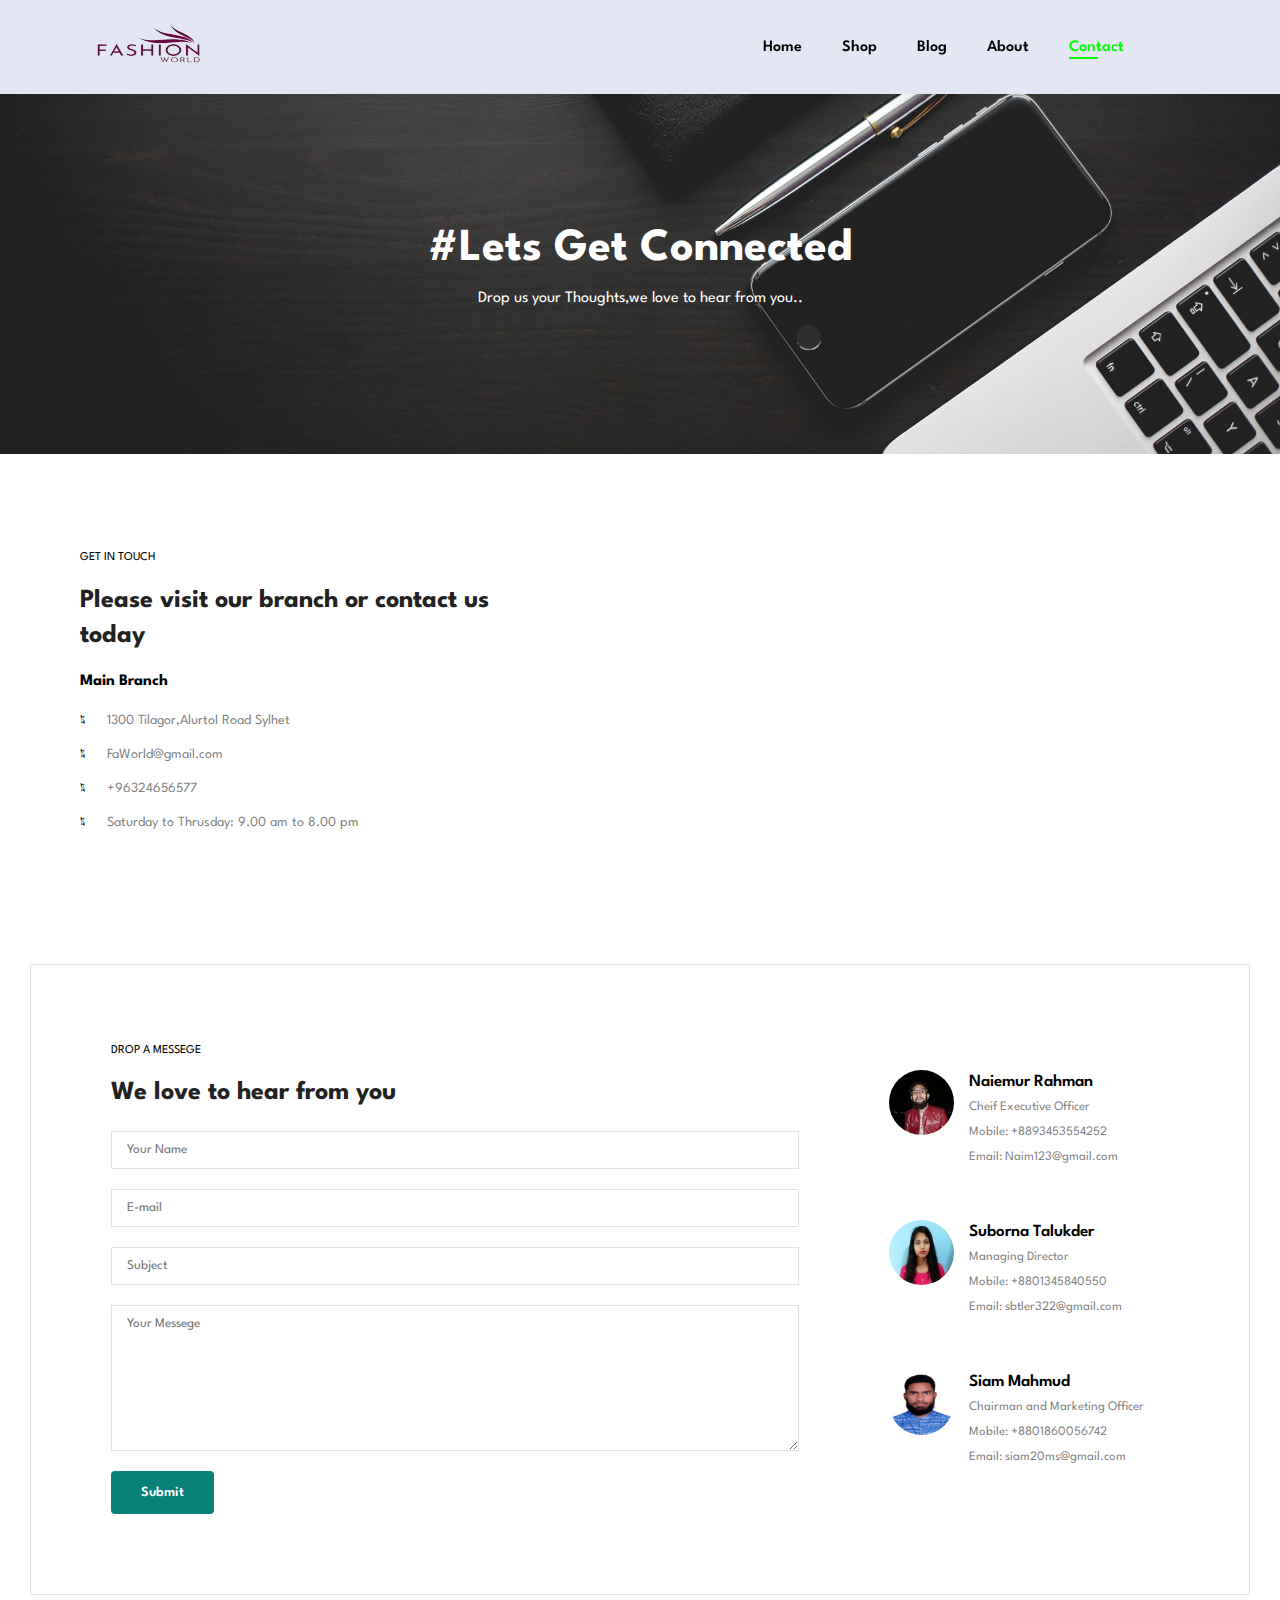
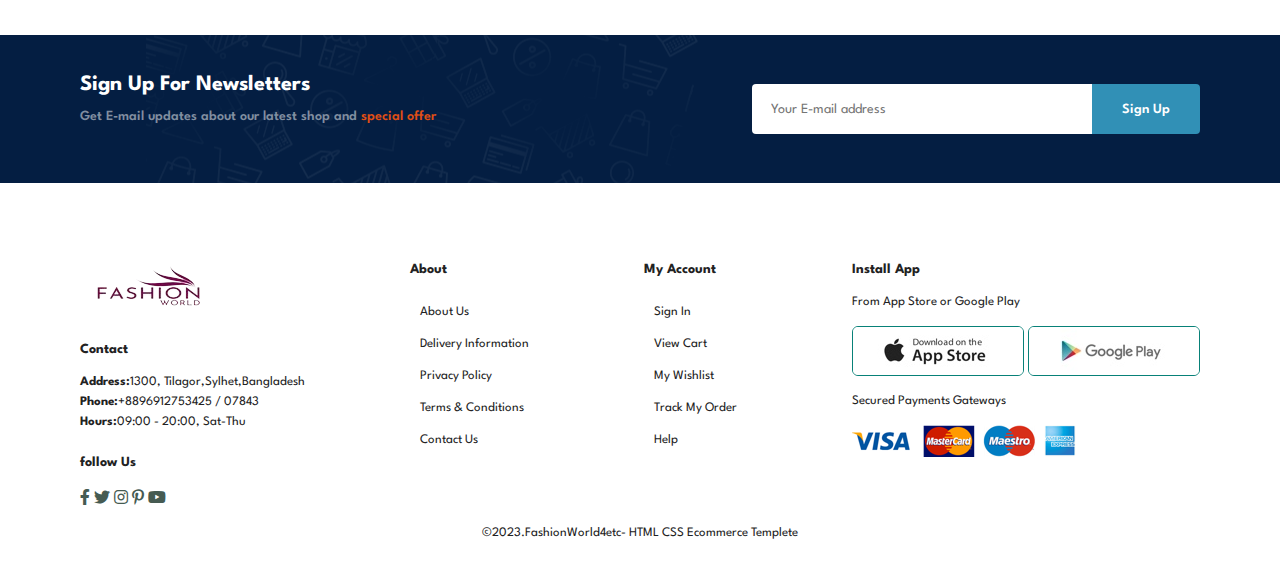
<file: contact.html>
<!DOCTYPE html>
<html lang="en">

    <head>
        <meta charset="UTF-8">
        <meta http-equiv="X-UA-Compatible" content="IE=edge">
        <meta name="viewport" content="width=device-width, initial-scale=1.0">
        <title>FashionWorld</title>
        <!-- <link rel="stylesheet" href="https://use.fontawesome.com/releases/v5.15.4/css/all.css" /> -->

        <link rel="stylesheet" href="https://pro.fontawesome.com/releases/v5.10.0/css/all.css" />

        <link rel="stylesheet" href="style.css">
    </head>

    <body class="body1">

        <section id="header">
            <a herf="#"> <img src="img/logo.png" class="logo" alt=""> </a>
            <div>
                <ul id="navbar">
                    <li><a href="index.html">Home</a></li>
                    <li><a href="shop.html">Shop</a></li>
                    <li><a href="blog.html">Blog</a></li>
                    <li><a href="about.html">About</a></li>
                    <li><a class="active" href="contact.html">Contact</a></li>
                    <li><a href="cart.html"><i class="far fa-shopping-bag"></i></a></li>
                </ul>
            </div>
        
        </section>

        <section id="page-header" class="contact-header">
          <h2>#Lets Get Connected</h2>
          <p>Drop us your Thoughts,we love to hear from you..</p>
          
        </section>
        
        <section id="contact-details" class="section-p1">
            <div class="details">
                <span>GET IN TOUCH</span>
                <h2>Please visit our branch or contact us today</h2>
                <h3>Main Branch</h3>
                <div>
                    <li>
                        <i class="fal fa-map"></i>
                        <p>1300 Tilagor,Alurtol Road Sylhet</p>
                    </li>
                    <li>
                        <i class="fal fa-envelope"></i>
                        <p>FaWorld@gmail.com</p>
                    </li>
                    <li>
                        <i class="fal fa-phone-alt"></i>
                        <p>+96324656577</p>
                    </li>
                    <li>
                        <i class="fal fa-clock"></i>
                        <p>Saturday to Thrusday: 9.00 am to 8.00 pm</p>
                    </li>
                </div>
            </div>
            <div class="map">
                <iframe src="https://www.google.com/maps/embed?pb=!1m18!1m12!1m3!1d3618.
                595639562161!2d91.9015316741429!3d24.911770843204792!2m3!1f0!2f0!3f0!3m2!1i1024!2i768!4f13.
                1!3m3!1m2!1s0x375054a3c17d58ff%3A0x63cbbf61b7c9be16!2sSylhet%20Engineering%20College%20-%20
                SEC!5e0!3m2!1sen!2sbd!4v1708255938881!5m2!1sen!2sbd" width="600" height="450" style="border:0;" allowfullscreen="" loading="lazy" referrerpolicy="no-referrer-when-downgrade"></iframe>
            </div>
        </section>

        <section id="form-details">
            <form  action="">
                <span>DROP A MESSEGE</span>
                <h2>We love to hear from you</h2>
                <input type="text" placeholder="Your Name">
                <input type="text" placeholder="E-mail">
                <input type="text" placeholder="Subject">
                <textarea name="" id="" cols="30" rows="10" placeholder="Your Messege"></textarea>
                <button class="normal">Submit</button>
            </form>
            <div class="people">
            <div>
                <img src="img/people/1.jpg" alt="Avatar">
                <p><span>Naiemur Rahman</span>Cheif Executive Officer<br> Mobile: +8893453554252
                <br> Email: Naim123@gmail.com</p>
            </div>
            <div>
                <img src="img/people/2.jpg" alt="Avatar">
                <p><span>Suborna Talukder</span>Managing Director<br> Mobile: +8801345840550
                <br> Email: sbtler322@gmail.com</p>
            </div>
            <div>
                <img src="img/people/3.jpg" alt="Avatar">
                <p><span>Siam Mahmud</span>Chairman and Marketing Officer<br> Mobile: +8801860056742
                <br> Email: siam20ms@gmail.com</p>
            </div>
        </div>
        </section>
        <section id="newsletter" class="section-p1 section-m1">
            <div class="newstext">
                <h4>Sign Up For Newsletters</h4>
                <p>Get E-mail updates about our latest shop and <span>special offer</span></p>
             </div>
             <div class="form">
                <input type="text" placeholder="Your E-mail address ">
                <button class="normal">Sign Up</button>
             </div>
        </section>

        <footer class="section-p1">
            <div class="col">
                <img class="logo" src="img/logo.png" alt="">
                <h4>Contact</h4>
                <p><strong>Address:</strong>1300, Tilagor,Sylhet,Bangladesh</p>
                <p><strong>Phone:</strong>+8896912753425 / 07843</p> 
                <p><strong>Hours:</strong>09:00 - 20:00, Sat-Thu</p>
                <div class="follow">
                    <h4>follow Us</h4>
                    <div class="icon">
                        <i class="fab fa-facebook-f"></i>
                        <i class="fab fa-twitter"></i>
                        <i class="fab fa-instagram"></i>
                        <i class="fab fa-pinterest-p"></i>
                        <i class="fab fa-youtube"></i>
                    </div>
                </div>

            </div>
            <div class="col">
                <h4>About</h4>
                <a href="about.html">About Us</a>
                <a href="#">Delivery Information</a>
                <a href="#">Privacy Policy</a>
                <a href="#">Terms & Conditions</a>
                <a href="contact.html">Contact Us</a>

            </div>
            <div class="col">
                <h4>My Account</h4>
                <a href="signin.html">Sign In</a>
                <a href="cart.html">View Cart</a>
                <a href="#">My Wishlist</a>
                <a href="#">Track My Order</a>
                <a href="#">Help</a>

            </div>
            <div class="col install">
                <h4>Install App</h4>
                <p>From App Store or Google Play</p>
            <div class="row">
                <img src="img/pay/app.jpg" alt="">
                <img src="img/pay/play.jpg" alt="">
            </div>
            <p>Secured Payments Gateways</p>    
            <img src="img/pay/pay.png">
            </div>

            <div class="copyright">
                <p>©2023.FashionWorld4etc- HTML CSS Ecommerce Templete</p>
            </div>
        </footer>

        <script src="script.js"></script>
    </body>

</html>
</file>
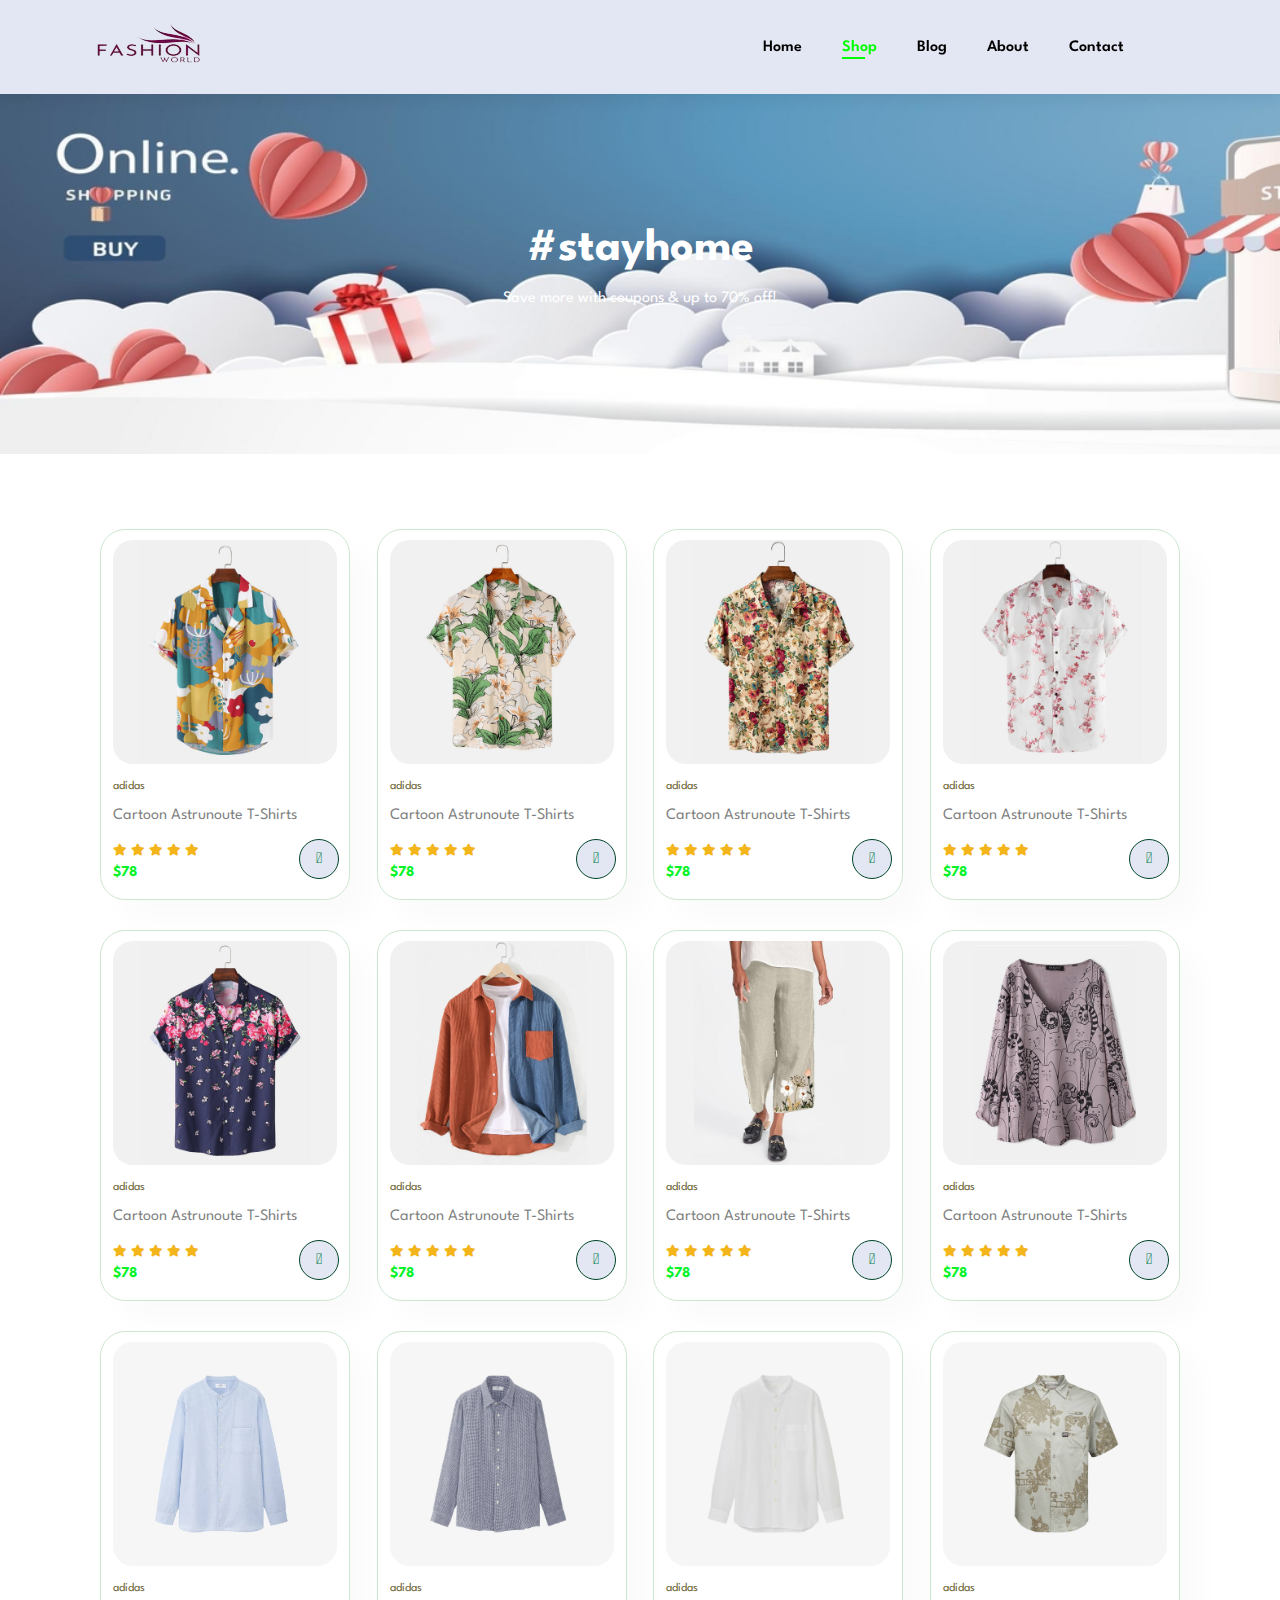
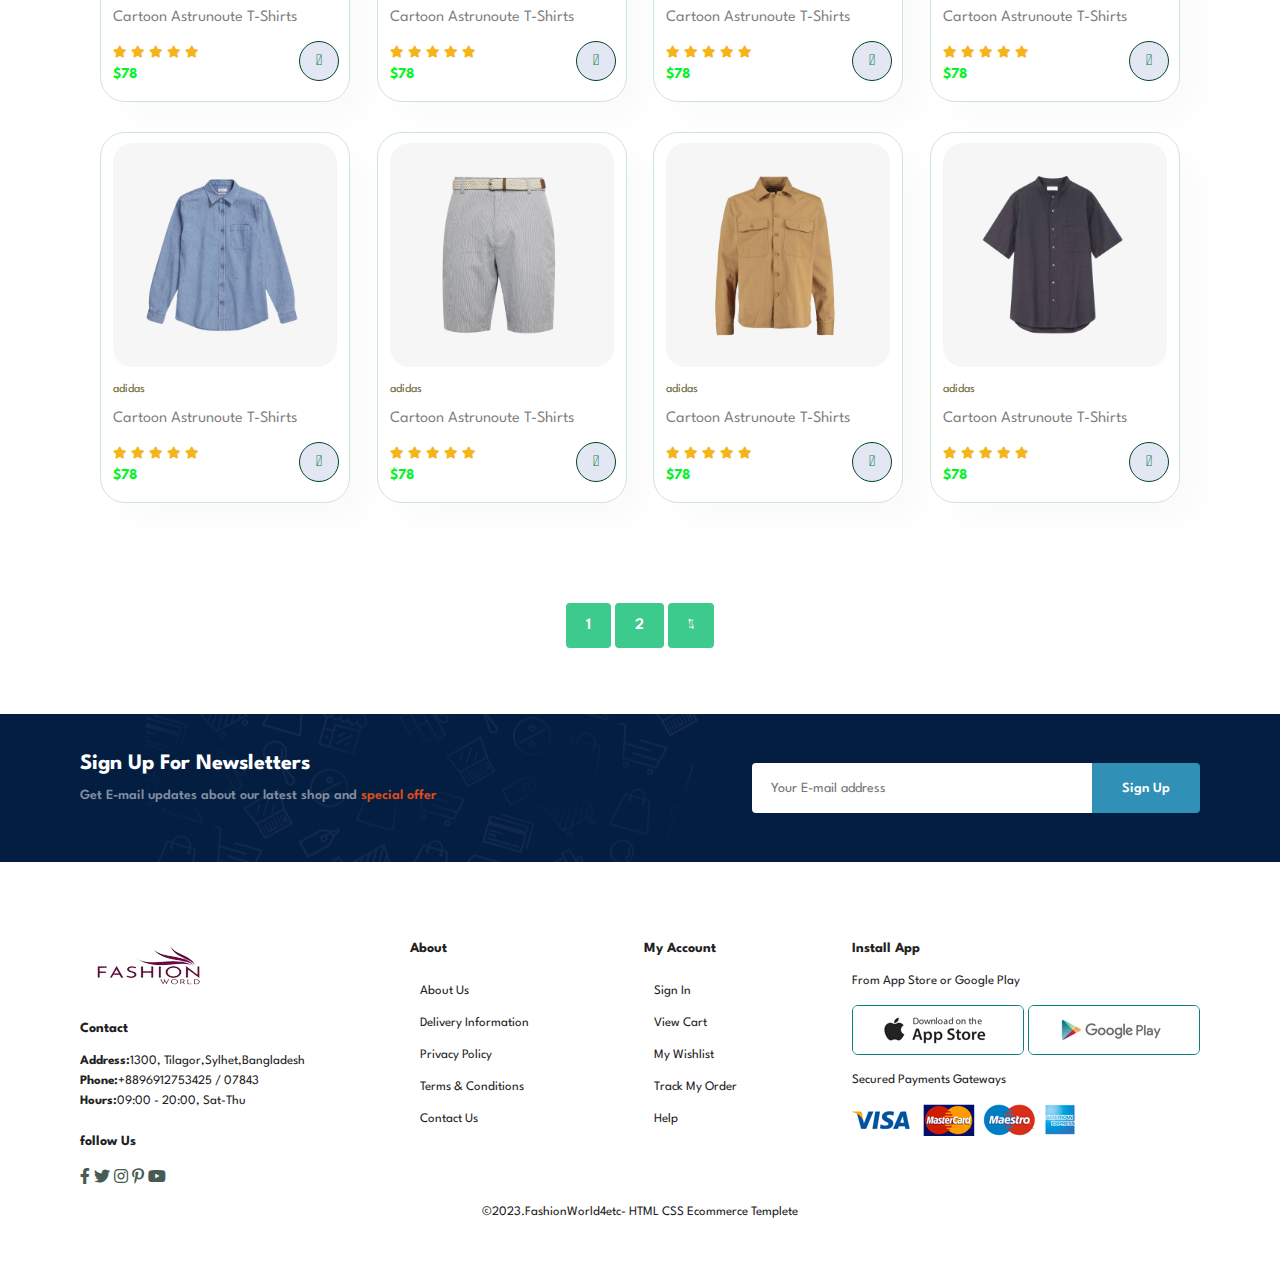
<file: shop.html>
<!DOCTYPE html>
<html lang="en">

    <head>
        <meta charset="UTF-8">
        <meta http-equiv="X-UA-Compatible" content="IE=edge">
        <meta name="viewport" content="width=device-width, initial-scale=1.0">
        <title>FashionWorld</title>
        <!-- <link rel="stylesheet" href="https://use.fontawesome.com/releases/v5.15.4/css/all.css" /> -->

        <link rel="stylesheet" href="https://pro.fontawesome.com/releases/v5.10.0/css/all.css" />

        <link rel="stylesheet" href="style.css">
    </head>

    <body class="body1">

        <section id="header">
            <a herf="#"> <img src="img/logo.png" class="logo" alt=""> </a>
            <div>
                <ul id="navbar">
                    <li><a href="index.html">Home</a></li>
                    <li><a class="active" href="shop.html">Shop</a></li>
                    <li><a href="blog.html">Blog</a></li>
                    <li><a href="about.html">About</a></li>
                    <li><a href="contact.html">Contact</a></li>
                    <li><a href="cart.html"><i class="far fa-shopping-bag"></i></a></li>
                </ul>
            </div>
        
        </section>

        <section id="page-header">
          <h2>#stayhome</h2>
          <p>Save more with coupons & up to 70% off! </p>
          
        </section>

        <section id="product1" class="section-p1">
            <div class="pro-container">
                <div class="pro" onclick="window.location.href='sproduct.html';">
                    <img src="img/products/f1.jpg" alt="">
                    <div class="des">
                        <span>adidas</span>
                        <p>Cartoon Astrunoute T-Shirts</p>
                        <div class="star">
                            <i class="fas fa-star"></i>
                            <i class="fas fa-star"></i>
                            <i class="fas fa-star"></i>
                            <i class="fas fa-star"></i>
                            <i class="fas fa-star"></i>
                        </div>
                        <h4>$78</h4>
                    </div>
                    <a href="#"><i class="fal fa-shopping-cart cart"></i></a>
                </div>
                <div class="pro">
                    <img src="img/products/f2.jpg" alt="">
                    <div class="des">
                        <span>adidas</span>
                        <p>Cartoon Astrunoute T-Shirts</p>
                        <div class="star">
                            <i class="fas fa-star"></i>
                            <i class="fas fa-star"></i>
                            <i class="fas fa-star"></i>
                            <i class="fas fa-star"></i>
                            <i class="fas fa-star"></i>
                        </div>
                        <h4>$78</h4>
                    </div>
                    <a href="#"><i class="fal fa-shopping-cart cart"></i></a>
                </div>
                <div class="pro">
                    <img src="img/products/f3.jpg" alt="">
                    <div class="des">
                        <span>adidas</span>
                        <p>Cartoon Astrunoute T-Shirts</p>
                        <div class="star">
                            <i class="fas fa-star"></i>
                            <i class="fas fa-star"></i>
                            <i class="fas fa-star"></i>
                            <i class="fas fa-star"></i>
                            <i class="fas fa-star"></i>
                        </div>
                        <h4>$78</h4>
                    </div>
                    <a href="#"><i class="fal fa-shopping-cart cart"></i></a>
                </div>
                <div class="pro">
                    <img src="img/products/f4.jpg" alt="">
                    <div class="des">
                        <span>adidas</span>
                        <p>Cartoon Astrunoute T-Shirts</p>
                        <div class="star">
                            <i class="fas fa-star"></i>
                            <i class="fas fa-star"></i>
                            <i class="fas fa-star"></i>
                            <i class="fas fa-star"></i>
                            <i class="fas fa-star"></i>
                        </div>
                        <h4>$78</h4>
                    </div>
                    <a href="#"><i class="fal fa-shopping-cart cart"></i></a>
                </div>
                <div class="pro">
                    <img src="img/products/f5.jpg" alt="">
                    <div class="des">
                        <span>adidas</span>
                        <p>Cartoon Astrunoute T-Shirts</p>
                        <div class="star">
                            <i class="fas fa-star"></i>
                            <i class="fas fa-star"></i>
                            <i class="fas fa-star"></i>
                            <i class="fas fa-star"></i>
                            <i class="fas fa-star"></i>
                        </div>
                        <h4>$78</h4>
                    </div>
                    <a href="#"><i class="fal fa-shopping-cart cart"></i></a>
                </div>
                <div class="pro">
                    <img src="img/products/f6.jpg" alt="">
                    <div class="des">
                        <span>adidas</span>
                        <p>Cartoon Astrunoute T-Shirts</p>
                        <div class="star">
                            <i class="fas fa-star"></i>
                            <i class="fas fa-star"></i>
                            <i class="fas fa-star"></i>
                            <i class="fas fa-star"></i>
                            <i class="fas fa-star"></i>
                        </div>
                        <h4>$78</h4>
                    </div>
                    <a href="#"><i class="fal fa-shopping-cart cart"></i></a>
                </div>
                <div class="pro">
                    <img src="img/products/f7.jpg" alt="">
                    <div class="des">
                        <span>adidas</span>
                        <p>Cartoon Astrunoute T-Shirts</p>
                        <div class="star">
                            <i class="fas fa-star"></i>
                            <i class="fas fa-star"></i>
                            <i class="fas fa-star"></i>
                            <i class="fas fa-star"></i>
                            <i class="fas fa-star"></i>
                        </div>
                        <h4>$78</h4>
                    </div>
                    <a href="#"><i class="fal fa-shopping-cart cart"></i></a>
                </div>
                <div class="pro">
                    <img src="img/products/f8.jpg" alt="">
                    <div class="des">
                        <span>adidas</span>
                        <p>Cartoon Astrunoute T-Shirts</p>
                        <div class="star">
                            <i class="fas fa-star"></i>
                            <i class="fas fa-star"></i>
                            <i class="fas fa-star"></i>
                            <i class="fas fa-star"></i>
                            <i class="fas fa-star"></i>
                        </div>
                        <h4>$78</h4>
                    </div>
                    <a href="#"><i class="fal fa-shopping-cart cart"></i></a>
                </div>
        
                <div class="pro">
                    <img src="img/products/n1.jpg" alt="">
                    <div class="des">
                        <span>adidas</span>
                        <p>Cartoon Astrunoute T-Shirts</p>
                        <div class="star">
                            <i class="fas fa-star"></i>
                            <i class="fas fa-star"></i>
                            <i class="fas fa-star"></i>
                            <i class="fas fa-star"></i>
                            <i class="fas fa-star"></i>
                        </div>
                        <h4>$78</h4>
                    </div>
                    <a href="#"><i class="fal fa-shopping-cart cart"></i></a>
                </div>
                <div class="pro">
                    <img src="img/products/n2.jpg" alt="">
                    <div class="des">
                        <span>adidas</span>
                        <p>Cartoon Astrunoute T-Shirts</p>
                        <div class="star">
                            <i class="fas fa-star"></i>
                            <i class="fas fa-star"></i>
                            <i class="fas fa-star"></i>
                            <i class="fas fa-star"></i>
                            <i class="fas fa-star"></i>
                        </div>
                        <h4>$78</h4>
                    </div>
                    <a href="#"><i class="fal fa-shopping-cart cart"></i></a>
                </div>
                <div class="pro">
                    <img src="img/products/n3.jpg" alt="">
                    <div class="des">
                        <span>adidas</span>
                        <p>Cartoon Astrunoute T-Shirts</p>
                        <div class="star">
                            <i class="fas fa-star"></i>
                            <i class="fas fa-star"></i>
                            <i class="fas fa-star"></i>
                            <i class="fas fa-star"></i>
                            <i class="fas fa-star"></i>
                        </div>
                        <h4>$78</h4>
                    </div>
                    <a href="#"><i class="fal fa-shopping-cart cart"></i></a>
                </div>
                <div class="pro">
                    <img src="img/products/n4.jpg" alt="">
                    <div class="des">
                        <span>adidas</span>
                        <p>Cartoon Astrunoute T-Shirts</p>
                        <div class="star">
                            <i class="fas fa-star"></i>
                            <i class="fas fa-star"></i>
                            <i class="fas fa-star"></i>
                            <i class="fas fa-star"></i>
                            <i class="fas fa-star"></i>
                        </div>
                        <h4>$78</h4>
                    </div>
                    <a href="#"><i class="fal fa-shopping-cart cart"></i></a>
                </div>
                <div class="pro">
                    <img src="img/products/n5.jpg" alt="">
                    <div class="des">
                        <span>adidas</span>
                        <p>Cartoon Astrunoute T-Shirts</p>
                        <div class="star">
                            <i class="fas fa-star"></i>
                            <i class="fas fa-star"></i>
                            <i class="fas fa-star"></i>
                            <i class="fas fa-star"></i>
                            <i class="fas fa-star"></i>
                        </div>
                        <h4>$78</h4>
                    </div>
                    <a href="#"><i class="fal fa-shopping-cart cart"></i></a>
                </div>
                <div class="pro">
                    <img src="img/products/n6.jpg" alt="">
                    <div class="des">
                        <span>adidas</span>
                        <p>Cartoon Astrunoute T-Shirts</p>
                        <div class="star">
                            <i class="fas fa-star"></i>
                            <i class="fas fa-star"></i>
                            <i class="fas fa-star"></i>
                            <i class="fas fa-star"></i>
                            <i class="fas fa-star"></i>
                        </div>
                        <h4>$78</h4>
                    </div>
                    <a href="#"><i class="fal fa-shopping-cart cart"></i></a>
                </div>
                <div class="pro">
                    <img src="img/products/n7.jpg" alt="">
                    <div class="des">
                        <span>adidas</span>
                        <p>Cartoon Astrunoute T-Shirts</p>
                        <div class="star">
                            <i class="fas fa-star"></i>
                            <i class="fas fa-star"></i>
                            <i class="fas fa-star"></i>
                            <i class="fas fa-star"></i>
                            <i class="fas fa-star"></i>
                        </div>
                        <h4>$78</h4>
                    </div>
                    <a href="#"><i class="fal fa-shopping-cart cart"></i></a>
                </div>
                <div class="pro">
                    <img src="img/products/n8.jpg" alt="">
                    <div class="des">
                        <span>adidas</span>
                        <p>Cartoon Astrunoute T-Shirts</p>
                        <div class="star">
                            <i class="fas fa-star"></i>
                            <i class="fas fa-star"></i>
                            <i class="fas fa-star"></i>
                            <i class="fas fa-star"></i>
                            <i class="fas fa-star"></i>
                        </div>
                        <h4>$78</h4>
                    </div>
                    <a href="#"><i class="fal fa-shopping-cart cart"></i></a>
                </div>
            </div>
        </section>

        <section id="pagination" class="section-p1">
            <a href="#">1</a> 
            <a href="#">2</a>
            <a href="#"><i class="fal fa-long-arrow-alt-right"></i></a>
        </section>

        <section id="newsletter" class="section-p1 section-m1">
            <div class="newstext">
                <h4>Sign Up For Newsletters</h4>
                <p>Get E-mail updates about our latest shop and <span>special offer</span></p>
             </div>
             <div class="form">
                <input type="text" placeholder="Your E-mail address ">
                <button class="normal">Sign Up</button>
             </div>
        </section>

        <footer class="section-p1">
            <div class="col">
                <img class="logo" src="img/logo.png" alt="">
                <h4>Contact</h4>
                <p><strong>Address:</strong>1300, Tilagor,Sylhet,Bangladesh</p>
                <p><strong>Phone:</strong>+8896912753425 / 07843</p> 
                <p><strong>Hours:</strong>09:00 - 20:00, Sat-Thu</p>
                <div class="follow">
                    <h4>follow Us</h4>
                    <div class="icon">
                        <i class="fab fa-facebook-f"></i>
                        <i class="fab fa-twitter"></i>
                        <i class="fab fa-instagram"></i>
                        <i class="fab fa-pinterest-p"></i>
                        <i class="fab fa-youtube"></i>
                    </div>
                </div>

            </div>
            <div class="col">
                <h4>About</h4>
                <a href="about.html">About Us</a>
                <a href="#">Delivery Information</a>
                <a href="#">Privacy Policy</a>
                <a href="#">Terms & Conditions</a>
                <a href="contact.html">Contact Us</a>

            </div>
            <div class="col">
                <h4>My Account</h4>
                <a href="signin.html">Sign In</a>
                <a href="cart.html">View Cart</a>
                <a href="#">My Wishlist</a>
                <a href="#">Track My Order</a>
                <a href="#">Help</a>

            </div>
            <div class="col install">
                <h4>Install App</h4>
                <p>From App Store or Google Play</p>
            <div class="row">
                <img src="img/pay/app.jpg" alt="">
                <img src="img/pay/play.jpg" alt="">
            </div>
            <p>Secured Payments Gateways</p>    
            <img src="img/pay/pay.png">
            </div>

            <div class="copyright">
                <p>©2023.FashionWorld4etc- HTML CSS Ecommerce Templete</p>
            </div>
        </footer>

        <script src="script.js"></script>
    </body>

</html>
</file>
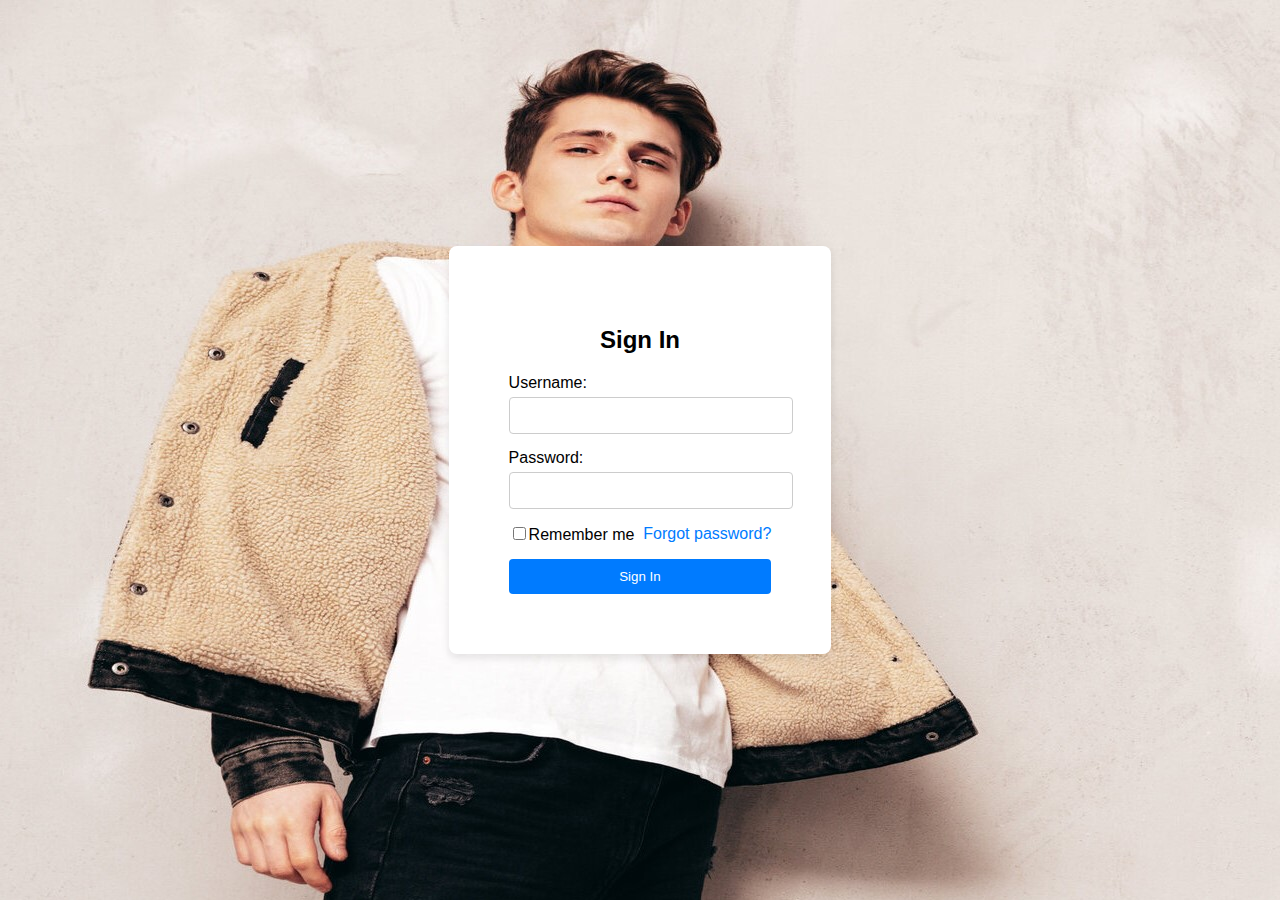
<file: signin.html>
<!DOCTYPE html>
<html lang="en">
<head>
  <meta charset="UTF-8">
  <meta name="viewport" content="width=device-width, initial-scale=1.0">
  <title>Sign In</title>
  <link rel="stylesheet" href="signin.css">
</head>
<body>
  <div class="container">
    <form class="sign-in-form">
      <h2>Sign In</h2>
      <div class="input-group">
        <label for="username">Username:</label>
        <input type="text" id="username" name="username" required>
      </div>
      <div class="input-group">
        <label for="password">Password:</label>
        <input type="password" id="password" name="password" required>
      </div>
      <div class="remember-forgot">
        <label>
          <input type="checkbox" name="remember">Remember me &nbsp;
        </label>
        <a href="#">Forgot password?</a>
      </div>
      <button type="submit">Sign In</button>
    </form>
  </div>
</body>
</html>
</file>
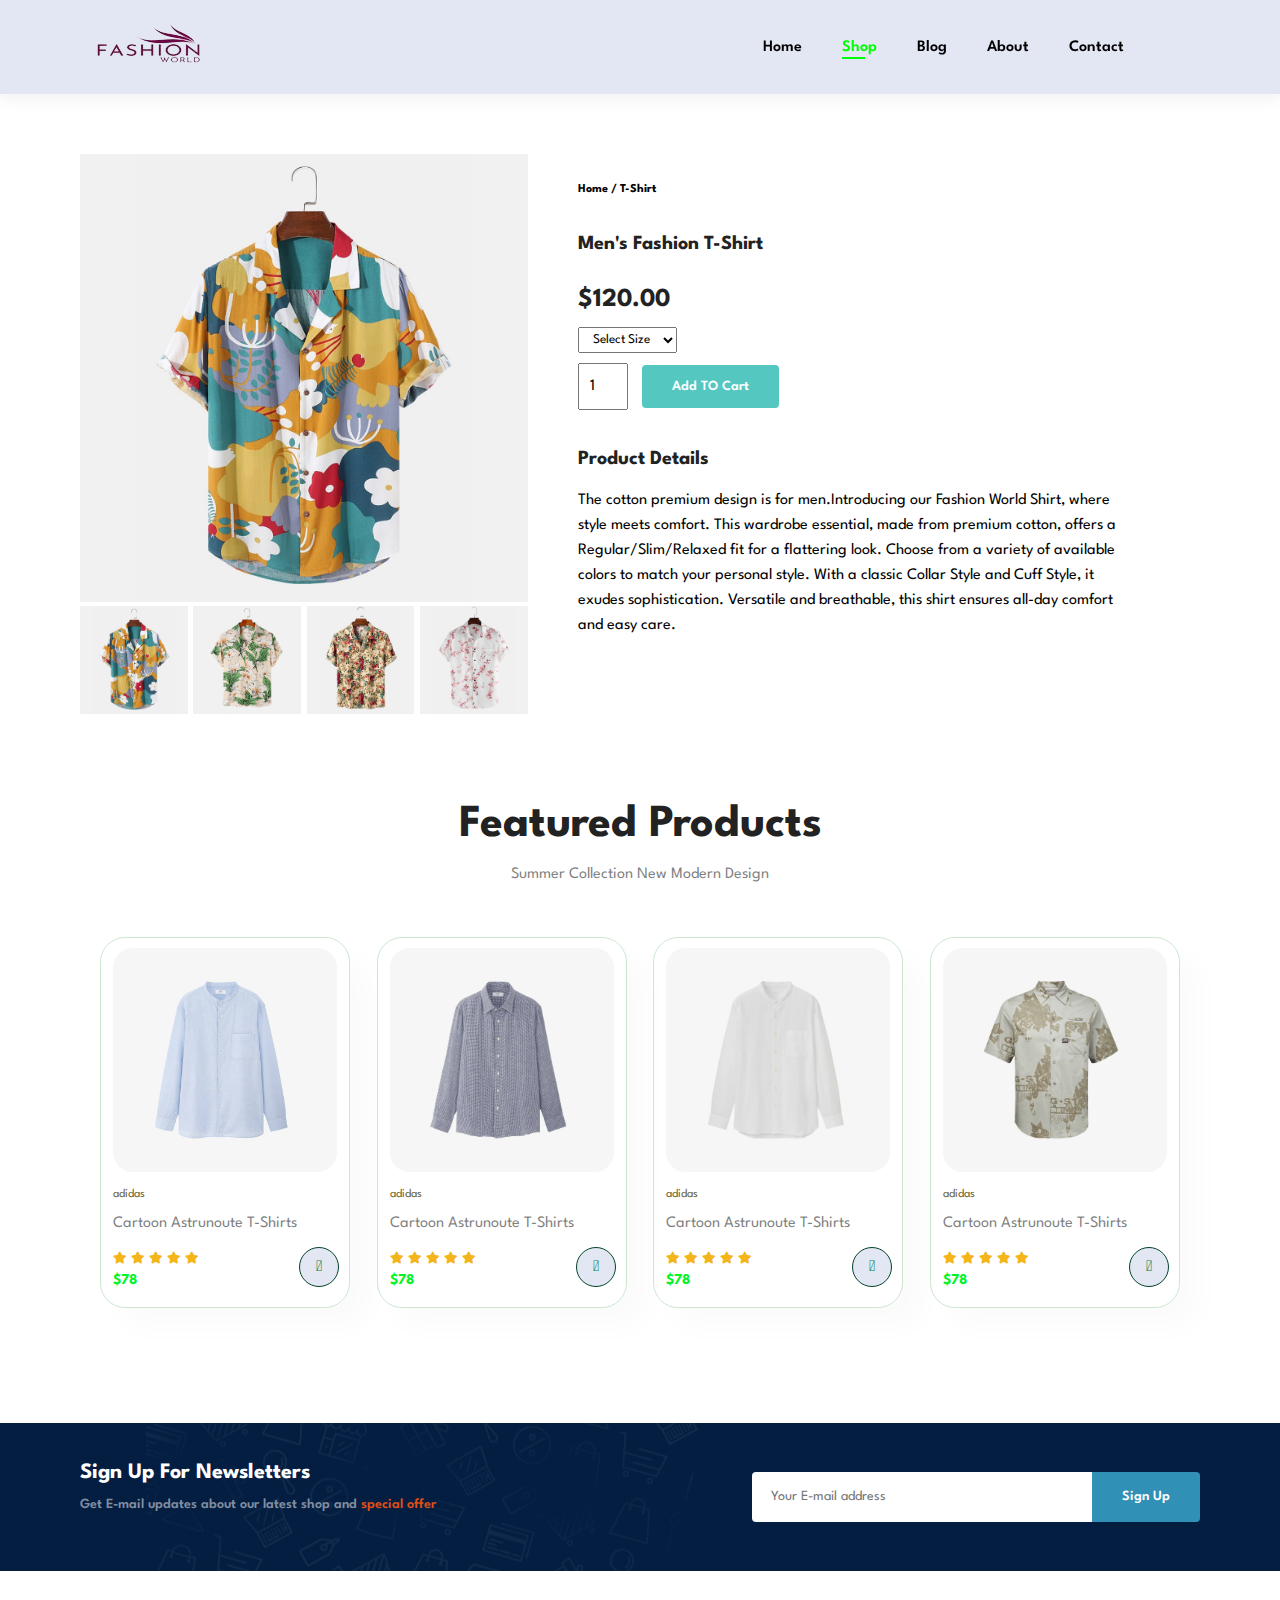
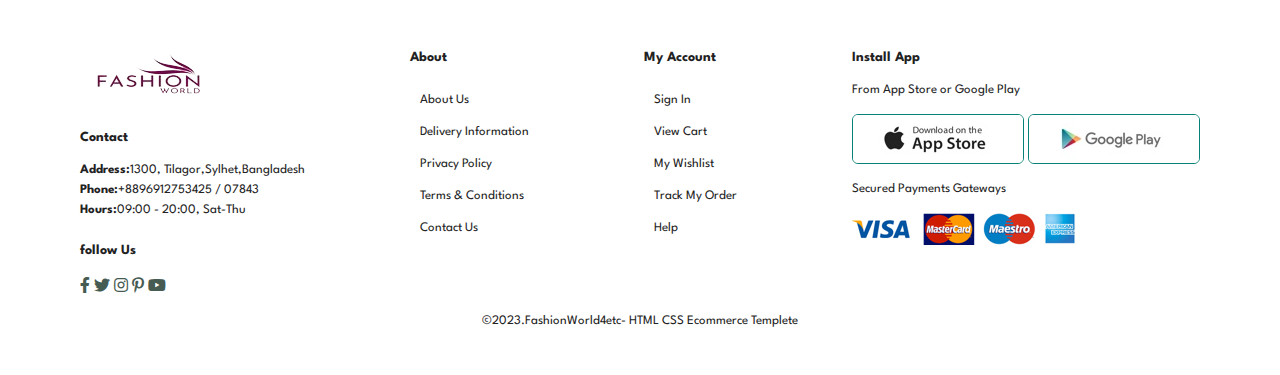
<file: sproduct.html>
<!DOCTYPE html>
<html lang="en">

    <head>
        <meta charset="UTF-8">
        <meta http-equiv="X-UA-Compatible" content="IE=edge">
        <meta name="viewport" content="width=device-width, initial-scale=1.0">
        <title>FashionWorld</title>
        <!-- <link rel="stylesheet" href="https://use.fontawesome.com/releases/v5.15.4/css/all.css" /> -->

        <link rel="stylesheet" href="https://pro.fontawesome.com/releases/v5.10.0/css/all.css" />

        <link rel="stylesheet" href="style.css">
    </head>

    <body class="body1">

        <section id="header">
            <a herf="#"> <img src="img/logo.png" class="logo" alt=""> </a>
            <div>
                <ul id="navbar">
                    <li><a href="index.html">Home</a></li>
                    <li><a class="active" href="shop.html">Shop</a></li>
                    <li><a href="blog.html">Blog</a></li>
                    <li><a href="about.html">About</a></li>
                    <li><a href="contact.html">Contact</a></li>
                    <li><a href="cart.html"><i class="far fa-shopping-bag"></i></a></li>
                </ul>
            </div>
        
        </section>

        <section id="prodetails" class="section-p1">
            <div class="single-pro-image">
                <img src="img/products/f1.jpg" width="100%" id="MainImg" alt="">

                <div class="small-img-group">
                    <div class="small-img-col">
                        <img src="img/products/f1.jpg" width="100%" class="small-img" alt="">
                        </div>
                        <div class="small-img-col">
                            <img src="img/products/f2.jpg" width="100%" class="small-img" alt="">
                        </div>
                        <div class="small-img-col">
                            <img src="img/products/f3.jpg" width="100%" class="small-img" alt="">
                        </div>
                        <div class="small-img-col">
                            <img src="img/products/f4.jpg" width="100%" class="small-img" alt="">
                        </div>
                        
                    </div>
                </div>
                <div class="single-por-details">
                    <h6>Home / T-Shirt</h6>
                    <h4>Men's Fashion T-Shirt</h4>
                    <h2>$120.00</h2>
                    <select>
                        <option>Select Size</option>
                        <option>M</option>
                        <option>L</option>
                        <option>XL</option>
                        <option>XXL</option>
                    </select>
                    <input type="number" value="1">
                    <button class="normal">Add TO Cart</button>
                    <h4>Product Details</h4>
                    <span>The cotton premium design is for men.Introducing our Fashion World Shirt, where style meets comfort. 
                        This wardrobe essential, made from premium cotton, offers a Regular/Slim/Relaxed fit for a flattering look. 
                        Choose from a variety of available colors to match your personal style. 
                        With a classic Collar Style and Cuff Style, it exudes sophistication. 
                        Versatile and breathable, this shirt ensures all-day comfort and easy care.
                    </span>
                </div>
            </div>
        </section>
        <section id="product1" class="section-p1">
            <h2>Featured Products</h2>
            <p>Summer Collection New Modern Design</p>
            <div class="pro-container">
                <div class="pro">
                    <img src="img/products/n1.jpg" alt="">
                    <div class="des">
                        <span>adidas</span>
                        <p>Cartoon Astrunoute T-Shirts</p>
                        <div class="star">
                            <i class="fas fa-star"></i>
                            <i class="fas fa-star"></i>
                            <i class="fas fa-star"></i>
                            <i class="fas fa-star"></i>
                            <i class="fas fa-star"></i>
                        </div>
                        <h4>$78</h4>
                    </div>
                    <a href="#"><i class="fal fa-shopping-cart cart"></i></a>
                </div>
                <div class="pro">
                    <img src="img/products/n2.jpg" alt="">
                    <div class="des">
                        <span>adidas</span>
                        <p>Cartoon Astrunoute T-Shirts</p>
                        <div class="star">
                            <i class="fas fa-star"></i>
                            <i class="fas fa-star"></i>
                            <i class="fas fa-star"></i>
                            <i class="fas fa-star"></i>
                            <i class="fas fa-star"></i>
                        </div>
                        <h4>$78</h4>
                    </div>
                    <a href="#"><i class="fal fa-shopping-cart cart"></i></a>
                </div>
                <div class="pro">
                    <img src="img/products/n3.jpg" alt="">
                    <div class="des">
                        <span>adidas</span>
                        <p>Cartoon Astrunoute T-Shirts</p>
                        <div class="star">
                            <i class="fas fa-star"></i>
                            <i class="fas fa-star"></i>
                            <i class="fas fa-star"></i>
                            <i class="fas fa-star"></i>
                            <i class="fas fa-star"></i>
                        </div>
                        <h4>$78</h4>
                    </div>
                    <a href="#"><i class="fal fa-shopping-cart cart"></i></a>
                </div>
                <div class="pro">
                    <img src="img/products/n4.jpg" alt="">
                    <div class="des">
                        <span>adidas</span>
                        <p>Cartoon Astrunoute T-Shirts</p>
                        <div class="star">
                            <i class="fas fa-star"></i>
                            <i class="fas fa-star"></i>
                            <i class="fas fa-star"></i>
                            <i class="fas fa-star"></i>
                            <i class="fas fa-star"></i>
                        </div>
                        <h4>$78</h4>
                    </div>
                    <a href="#"><i class="fal fa-shopping-cart cart"></i></a>
                </div>
        </section>
        <section id="newsletter" class="section-p1 section-m1">
            <div class="newstext">
                <h4>Sign Up For Newsletters</h4>
                <p>Get E-mail updates about our latest shop and <span>special offer</span></p>
             </div>
             <div class="form">
                <input type="text" placeholder="Your E-mail address ">
                <button class="normal">Sign Up</button>
             </div>
        </section>

        <footer class="section-p1">
            <div class="col">
                <img class="logo" src="img/logo.png" alt="">
                <h4>Contact</h4>
                <p><strong>Address:</strong>1300, Tilagor,Sylhet,Bangladesh</p>
                <p><strong>Phone:</strong>+8896912753425 / 07843</p> 
                <p><strong>Hours:</strong>09:00 - 20:00, Sat-Thu</p>
                <div class="follow">
                    <h4>follow Us</h4>
                    <div class="icon">
                        <i class="fab fa-facebook-f"></i>
                        <i class="fab fa-twitter"></i>
                        <i class="fab fa-instagram"></i>
                        <i class="fab fa-pinterest-p"></i>
                        <i class="fab fa-youtube"></i>
                    </div>
                </div>

            </div>
            <div class="col">
                <h4>About</h4>
                <a href="about.html">About Us</a>
                <a href="#">Delivery Information</a>
                <a href="#">Privacy Policy</a>
                <a href="#">Terms & Conditions</a>
                <a href="contact.html">Contact Us</a>

            </div>
            <div class="col">
                <h4>My Account</h4>
                <a href="signin.html">Sign In</a>
                <a href="cart.html">View Cart</a>
                <a href="#">My Wishlist</a>
                <a href="#">Track My Order</a>
                <a href="#">Help</a>

            </div>
            <div class="col install">
                <h4>Install App</h4>
                <p>From App Store or Google Play</p>
            <div class="row">
                <img src="img/pay/app.jpg" alt="">
                <img src="img/pay/play.jpg" alt="">
            </div>
            <p>Secured Payments Gateways</p>    
            <img src="img/pay/pay.png">
            </div>

            <div class="copyright">
                <p>©2023.FashionWorld4etc- HTML CSS Ecommerce Templete</p>
            </div>
        </footer>

        <script>
            var MainImg=document.getElementById("MainImg");
            var smallimg=document.getElementsByClassName("small-img");

            smallimg[0].onclick= function(){
                MainImg.src=smallimg[0].src;
            }
            smallimg[1].onclick= function(){
                MainImg.src=smallimg[1].src;
            }
            smallimg[2].onclick= function(){
                MainImg.src=smallimg[2].src;
            }
            smallimg[3].onclick= function(){
                MainImg.src=smallimg[3].src;
            }
        </script>

        <script src="script.js"></script>
    </body>

</html>
</file>
<file: style.css>
@import url("https://fonts.googleapis.com/css2?family=Spartan:wght@100;200;300;400;500;600;700;800;900&display=swap");
* {
  margin: 0;
  padding: 0;
  box-sizing: border-box;
  font-family: "Spartan", sans-serif;
}

html {
  scroll-behavior: smooth;
}

/* Global Styles */

h1 {
  font-size: 50px;
  line-height: 64px;
  color: #222;
}

h2 {
  font-size: 46px;
  line-height: 54px;
  color: #222;
}

h4 {
  font-size: 20px;
  color: #222;
}
h6 {
  font-weight: 700;
  font-size: 12px;
}
p {
  font-size: 16px;
  color: #36423d;
  margin: 15px 0 20px 0;
}
.section-p1 {
  padding: 40px 80px;
}
.section-m1 {
  margin: 40px 0;
}

button.normal{
  font-size: 14px;
  font-weight: 600;
  padding: 15px 30px;
  color: #000;
  background-color: #fff;
  border-radius: 4px;
  cursor: pointer;
  border: none;
  outline: none;
  transition: 0.2s;
}
button.white{
  font-size: 13px;
  font-weight: 600;
  padding: 11px 18px;
  color: #fff;
  background-color: transparent;
  cursor: pointer;
  border: 1px solid #fff;
  outline: none;
  transition: 0.2s;
}
body {
  width: 100%;
}

#header{
  display: flex;
  align-items: center;
  justify-content: space-between;
  padding: 20px 80px;
  background-color: #e3e6f3;
  box-shadow: 0 5px 15px rgba(0, 0, 0, 0.06);
  z-index: 999;
  position: sticky;
  top: 0;
  left: 0;
}

#navbar{
  display: flex;
  align-items: center;
  justify-content: center;

}
#navbar li{
  list-style: none;
  padding: 0 20px;
  position: relative;
}
#navbar li a{
  text-decoration: none;
  font-size: 16px;
  font-weight: 600;
  color: black;
  transition: 0.3s ease;
}
#navbar li a:hover,
#navbar li a.active{
  color: rgb(0, 255, 0);
}
#navbar li a.active::after,
#navbar li a:hover::after{
  content: "";
  width: 30%;
  height: 2px;
  background: rgb(0, 255, 0);
  position: absolute;
  bottom: -4px;
  left: 20px;
}
#hero{
  background-image: url("img/hero4.jpg");
  height: 90vh;
  width: 100%;
  background-size: cover;
  background-position: top 25% right 0;
  padding: 0 80px;
  display: flex;
  flex-direction: column;
  align-items: flex-end;
  justify-content:center;
}
#hero h4{
  padding-bottom: 15px;
}
#hero h1{
  color: #da350b;
}
#hero button{
  background-image: url("img/button.png");
  background-color: transparent;
  color: #da350b;
  border: 0;
  padding: 14px 80px 14px 65px;
  background-repeat: no-repeat;
  cursor: pointer;
  font-weight: 700; 
  font-size: 15px;
}
#feature{
  display: flex;
  align-items: center;
  justify-content: space-between;
  flex-wrap: wrap;
}
#feature .fe-box{
  width: 180px;
  text-align: center;
  padding: 25px 15px;
  box-shadow: 20px 20px 34px rgba(0, 0, 0, 0.03);
  border: 1px solid #cce7d0 ;
  border-radius: 4px;
  margin: 15px 0;
}
#feature .fe-box:hover{
  box-shadow: 10px 10px 54px rgba(70, 62, 221, 0.1);
}
#feature .fe-box img{
  width: 100%;
  margin-bottom: 10px;
}
#feature .fe-box h6{
  display: inline-block;
  padding: 9px 8px 6px 8px;
  line-height: 1;
  border-radius: 4px;
  color: rgb(26, 73, 128);
  background-color: #c6d195;
}

#feature .fe-box:nth-child(2) h6{
  background-color: rgb(224, 154, 113);
  color: #2d3e4e;
}
#feature .fe-box:nth-child(3) h6{
  background-color: rgb(52, 136, 185);
  color: #dfccc7;
}
#feature .fe-box:nth-child(4) h6{
  background-color: rgba(160, 216, 28, 0.897);
  color: #7d3c9b;
}
#feature .fe-box:nth-child(5) h6{
  background-color: rgb(183, 0, 255);
  color: #1b0707;
}
#feature .fe-box:nth-child(6) h6{
  background-color: rgb(0, 255, 234);
  color: #2e4710;
}

#product1{
  text-align: center;
}
#product1 .pro-container{
  display: flex;
  flex-wrap: wrap;
  justify-content: space-between;
  padding: 20px;
}
#product1 .pro{
  width: 23%;
  min-width: 250px;
  padding: 10px 12px;
  border: 1px solid #cce7d0;
  border-radius: 25px;
  cursor: pointer;
  box-shadow: 20px 20px 30px rgba(0, 0, 0, 0.02);
  margin: 15px 0;
  transition: 0.2s ease;
  position: relative;
}

#product1 .pro:hover{
  box-shadow: 20px 20px 30px rgba(0, 0, 0, 0.06);
}

#product1 .pro img{
  width: 100%;
  border-radius: 20px;
}

#product1 .pro .des{
  text-align: start;
  padding: 10px 0;
}

#product1 .pro .des span{
  color: #6e6839;
  font-size: 12px;
}

#product1 .pro .des h5{
  padding-top: 7px;
  color: #1a1a1a;
  font-size: 14px;
}

#product1 .pro .des i{
  font-size: 12px;
  color: rgba(243,181,25);

}
#product1 .pro .des h4{
  padding-top: 7px;
  font-size: 15px;
  font-weight: 700;
  color: #06f329;
}

#product1 .pro .cart{
  width: 40px;
  height: 40px;
  line-height: 40px;
  border-radius: 50px;
  background-color: #e3e6f3;
  font-weight: 500;
  color: #03814b;
  border: 1px solid #014528;
  position: absolute;
  bottom: 20px;
  right: 10px;
}

#banner{
  display: flex;
  flex-direction: column;
  justify-content: center;
  align-items: center;
  text-align: center;
  background-image: url("img/banner/b2.jpg");
  width: 100%;
  height: 40vh;
  background-size: cover;
  background-position: center;
}
#banner h4{
  color: #edf3ee;
  font-size: 16px;
}
#banner h2{
  color: #e2e5e3;
  font-size: 20px;
  padding: 10px 0;
}
#banner h2 span{
  color: #ff2020;
}
#banner button:hover{
  background-color: #bfc3c5;
  color: #81f8f8;
}

#sm-banner{
  display: flex;
  justify-content: space-between;
  flex-wrap: wrap;
}

#sm-banner .banner-box{
  display: flex;
  flex-direction: column;
  justify-content: center;
  align-items: flex-start;
  background-image: url("img/banner/b17.jpg");
  min-width: 550px;
  height: 50vh;
  background-size: cover;
  background-position: center;
  padding: 30px;
}
#sm-banner .banner-box2{
  background-image: url("img/banner/b10.jpg");
}

#sm-banner h4{
  color: #fff;
  font-size: 20px;
  font-weight: 300;
}
#sm-banner h2{
  columns: #fff;
  font-size: 28px;
  font-weight: 800;
}
#sm-banner h2{
  columns: #fff;
  font-size: 14px;
  font-weight: 500;
  padding-bottom: 15px;
}

#sm-banner .banner-box:hover button{
  background-color: #03814b;
  border: 1px solid #03814b;
}


#banner3{
  display: flex;
  justify-content: space-between;
  padding: 0 80px;

}


#banner3 .banner-box{
  display: flex;
  flex-direction: column;
  justify-content: center;
  align-items: flex-start;
  background-image: url("img/banner/b7.jpg");
  min-width: 30%;
  height: 30vh;  
  background-size: cover;
  background-position: center;
  padding: 20px;
  margin-bottom: 20px;
}

#banner3 .banner-box2{
  background-image: url("img/banner/b4.jpg");
}

#banner3 .banner-box3{
  background-image: url("img/banner/b18.jpg");
}
#banner3 h2{
  color: #1a1a1a;
  font-weight: 900;
  font-size: 15px;
}

#banner3 h3{
  color: #dbcfcf;
  font-weight: 900;
  font-size: 15px;
}

#newsletter{
  display: flex;
  justify-content: space-between;
  flex-wrap: wrap;
  align-items: center;
  background-image: url("img/banner/b14.png");
  background-repeat: no-repeat;
  background-position: 20% 30%;
  background-color: #041e42;
}
#newsletter h4{
   font-size: 22px;
   font-weight: 700;
   color: #ffffff;
}
#newsletter p{
  font-size: 14px;
  font-weight: 600;
  color: #818ea0;
}
#newsletter p span{
  color: #e04f15;
}

#newsletter .form{
  display: flex;
  width: 40%;
}

#newsletter input{
  height: 3.125rem;
  padding: 0 1.25em;
  font-size: 14px;
  width: 100%;
  border: 1px solid transparent;
  border-radius: 4px;
  outline: none;
  border-top-right-radius: 0%;
  border-bottom-right-radius: 0%;

   
}
#newsletter button{
  background-color: #3190b6;
  color: #fff;
  white-space: nowrap;
  border-top-left-radius: 0%;
  border-bottom-left-radius: 0%;

}

footer {
  display: flex;
  flex-wrap: wrap;
  justify-content: space-between;
} 

footer .col{
  display: flex;
 flex-direction: column;
  align-items: flex-start;
  margin-bottom: 20px;
} 

footer .logo{
  margin-bottom: 30px;
}

footer h4{
  font-size: 14px;
  padding-bottom: 20px;
}

footer p{
  font-size: 13px;
  color: #222;
  margin: 0 0 8px 0;
}

footer a{
  font-size: 13px;
  text-decoration: none;
  color: #222;
  margin:10px;
  
}

footer .follow{
  margin-top: 20px;
}

footer .follow  {
  color: #465b52;
  padding-right: 4px;
  cursor: pointer;
}

footer .install .row img{
  border: 1px solid #088178;
  border-radius: 6px;
}

footer .install img{
  margin: 10px 0 15px 0;
}

footer .follow i:hover,
footer a:hover{
  color: #088178;
}

footer .copyright{
  width: 100%;
  text-align: center;
}

/*Shop Page */

#page-header{
  background-image: url("img/banner/b1.jpg");
  width: 100%;
  height: 40vh;
  background-size: cover;
  display: flex;
  justify-content: center;
  text-align: center;
  flex-direction: column;
  padding: 14px;
}

#page-header h2{
  color: #fff;
}
#page-header p{
  color: #fff;
}

#pagination{
text-align: center;
}
#pagination a{
text-decoration: none;
background-color: #3dca8d;
padding: 15px 20px;
border-radius: 4px;
color: #fff;
font-weight: 600;
}

#pagination a i{
  font-size: 16px;
  font-weight: 600;
}

/* Single Product */

#prodetails{
  display: flex;
  margin-top: 20px;
}
#prodetails .single-pro-image{
  width: 40%;
  margin-right: 50px;
}
.small-img-group{
  display: flex;
  justify-content: space-between;
}

.small-img-col{
  flex-basis: 24%;
  cursor: pointer;
}

#prodetails .single-por-details{
  width: 50%;
  padding-top: 30px;
}

#prodetails .single-por-details h4{
  padding: 40px 0 20px 0;
}

#prodetails .single-por-details h2{
 font-size: 26px;
}

#prodetails .single-por-details select{
  display: block;
  padding: 5px 10px;
  margin-bottom: 10px;
}

#prodetails .single-por-details input{
  width: 50px;
  height: 47px;
  padding-left: 10px;
  font-size: 16px;
  margin-right: 10px ;

}
#prodetails .single-por-details input:focus{
  outline: none;
}

#prodetails .single-por-details button{
background:#54c7c1;
color: white;
}
#prodetails .single-por-details span{
  line-height: 25px;
}

#roduct1 .section-p1 h2, p{
  color: #01050585;
}



/*Blog Page*/
#page-header.blog-header{
  background-image: url("img/banner/b19.jpg");
}

#blog{
  padding: 150px 150px 0 150px;
}

#blog .blog-box{
  display: flex;
  align-items: center;
  width: 100%;
  position: relative;
  padding-bottom: 90px;
}

#blog .blog-img{
  width: 50%;
  margin-right: 40px;
}

#blog img{
  width:100%;
  height: 300px;
  object-fit: cover;
}

#blog .blog-details{
  width: 50%;
}

#blog .blog-details a{
  text-decoration: none;
  font-size: 11px;
  color: #000;
  font-weight: 700;
  position: relative;
}


#blog .blog-details a::after{
  content: "";
 width: 50px;
 height: 1px;
 background-color: #000;
 position: absolute;
 top: 4px;
  right: -60px;
}

#blog .blog-details a:hover{
  color:#088178;
}
#blog .blog-details a:hover::after{
  background-color:#088178;
}


#blog .blog-box h1{
  position: absolute;
  top:-40px;
  left:0;
  font-size: 70px;
  font-weight: 700;
  color:#a9b6ab;
  z-index: -9;
}



/* About page */

#page-header.about-header{
  background-image: url("img/about/banner.jfif");
}

#about-head {
  display: flex;
  align-items: center;
}

#about-head img{
  width: 50%;
  height: auto;
}

#about-head div{
  padding-left: 40px;
}






/* Contact Page */

#page-header.contact-header{
  background-image: url("img/banner/b21.png");
}

#contact-details {
  display: flex;
  align-items: center;
  justify-content: space-between;
}
#contact-details .details{
  width: 40%;
}
#contact-details .details span,
#form-details form span{
  font-size: 12px;
}
#contact-details .details h2,
#form-details form h2{
  font-size: 26px;
  line-height: 35px;
  padding: 20px 0;
}
#contact-details .details h3{
  font-size: 16px;
  padding-bottom: 15px;
}
#contact-details .details li{
  list-style: none;
  display: flex;
  padding: 10px 0;
}
#contact-details .details li i{
 font-size: 14px;
 padding-right: 22px;
}
#contact-details .details li p{
 margin: 0;
 font-size: 14px;
}
#contact-details .map{
  width: 55%;
  height: 400px;
 }
 #contact-details .map iframe{
  width: 100%;
  height: 100%;
 }

#form-details{
display: flex;
justify-content: space-between;
margin: 30px;
padding: 80px;
border: 1px solid #e1e1e1;
}

#form-details form{
  width: 65%;
  display: flex;
  flex-direction: column;
  align-items: flex-start;
}

#form-details form input,
#form-details form textarea{
  width: 100%;
  padding: 12px 15px;
  outline: none;
  margin-bottom: 20px;
  border: 1px solid #e1e1e1;
}

#form-details form button{
  background-color: #088178;
  color: #fff;
}
#form-details img {
  border-radius: 50%;
}
#form-details .people div{
  padding: 25px;
  display: flex;
  align-items: flex-start;
}
#form-details .people div img{
  width: 65px;
  height: 65px;
  object-fit: cover;
  margin-right: 15px;
}
#form-details .people div p{
  margin: 0;
  font-size: 13px;
  line-height: 25px;
}

#form-details .people div p span{
  display: block;
  font-size: 17px;
  font-weight: 600;
  color:#000;
}






/*  Cart Page  */

#cart table{
  width: 100%;
  border-collapse: collapse;
  table-layout: fixed;
  white-space: nowrap;
}
#cart img{
  width: 70px;
}

#cart table td:nth-child(1){
  width: 100px;
  text-align: center;
}
#cart table td:nth-child(2){
  width: 150px;
  text-align: center;
}
#cart table td:nth-child(3){
  width: 250px;
  text-align: center;
}
#cart table td:nth-child(4),
#cart table td:nth-child(5),
#cart table td:nth-child(6){
  width: 150px;
  text-align: center;
}
#cart table td:nth-child(5) input{
width: 70px;
padding: 10px 5px 10px 15px;
}

#cart table thead{
  border: 1px solid #e2e9e1;
  border-left: none;
  border-right: none;
}

#cart table thead td {
  font-weight: 700;
  text-transform: uppercase;
  font-size: 13px;
  padding: 18px 0;
}

#cart table tbody tr td{
  padding-top: 15px;
}

#cart table tbody td{
  font-size: 13px;
}

#cart-add{
  display: flex;
  flex-wrap: wrap;
  justify-content: space-between;
}

#coupon {
  width: 50%;
  margin-bottom: 30px;
}

#coupon h3,
#Subtotal h3{
  padding-bottom: 15px;
}

#coupon input{
  padding: 10px 20px;
  outline: none;
  width: 60%;
  border: 1px solid #e2e9e1;
}

#coupon button,
#Subtotal button {
  background-color: #088178;
  color: #fff;
  padding: 12px 20px;
}

#Subtotal{
  width: 50%;
  margin-bottom: 30px;
  border: 1px solid #e2e9e1; 
  padding: 30px;
}

#Subtotal table{
  border-collapse: collapse;
  width: 100%;
  margin-bottom: 20px;
}

#Subtotal table td{
  width: 50%;
border: 1px solid #e2e9e1;
padding: 10px;
font-size: 13px;
}
</file>
<file: signin.css>
body {
    font-family: Arial, sans-serif;
    background-image: url("img/hero4.jpg");

    margin: 0;
    padding: 0;
  }
  
  .container {
    display: flex;
    justify-content: center;
    align-items: center;
    height: 100vh;
  }
  
  .sign-in-form {
    background-color: #fff;
    padding: 60px;
    border-radius: 8px;
    box-shadow: 0 4px 8px rgba(0, 0, 0, 0.1);
  }
  
  .sign-in-form h2 {
    margin-bottom: 20px;
    text-align: center;
  }
  
  .input-group {
    margin-bottom: 15px;
  }
  
  .input-group label {
    display: block;
    margin-bottom: 5px;
  }
  
  .input-group input {
    width: 100%;
    padding: 10px;
    border: 1px solid #ccc;
    border-radius: 4px;
  }
  
  .remember-forgot {
    margin-bottom: 15px;
    display: flex;
    justify-content: space-between;
    align-items: center;
  }
  
  .remember-forgot a {
    text-decoration: none;
    color: #007bff;
  }
  
  button {
    width: 100%;
    padding: 10px;
    background-color: #007bff;
    color: #fff;
    border: none;
    border-radius: 4px;
    cursor: pointer;
    transition: background-color 0.3s ease;
  }
  
  button:hover {
    background-color: #0056b3;
  }
</file>
